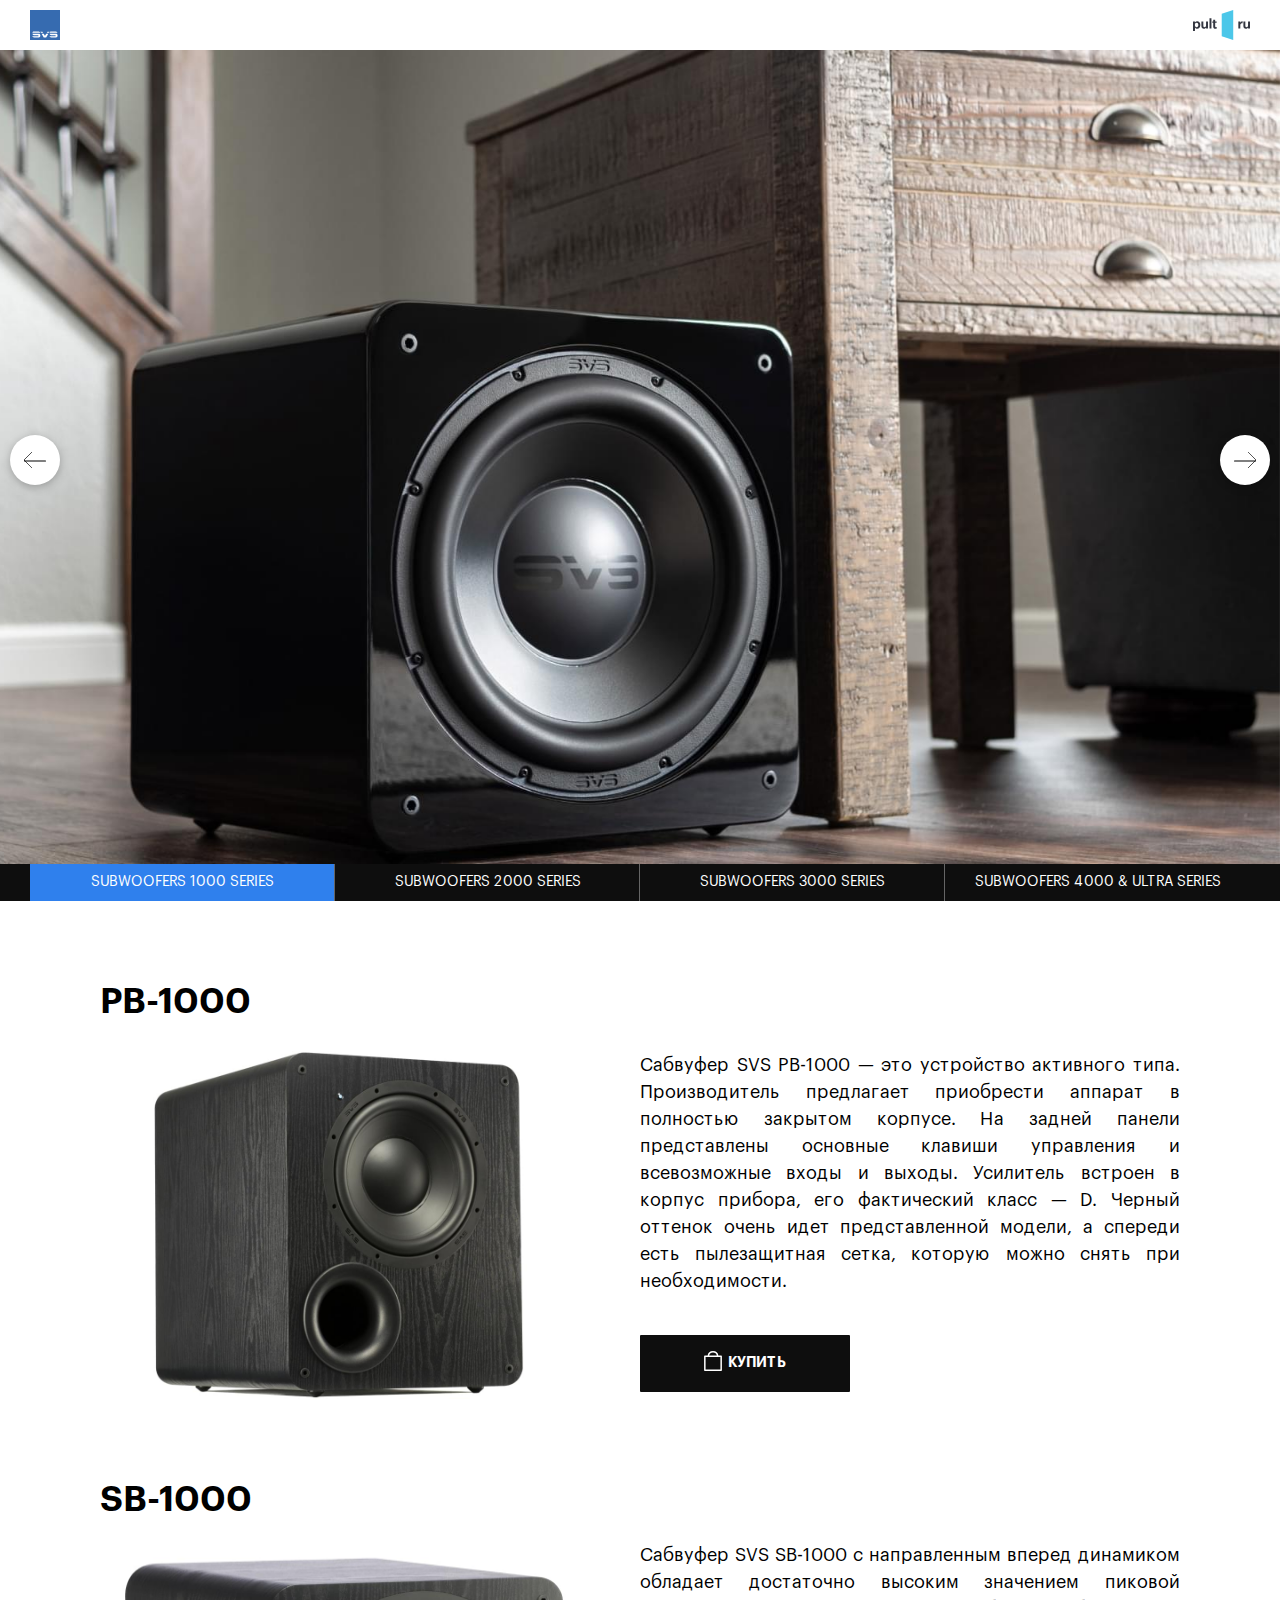
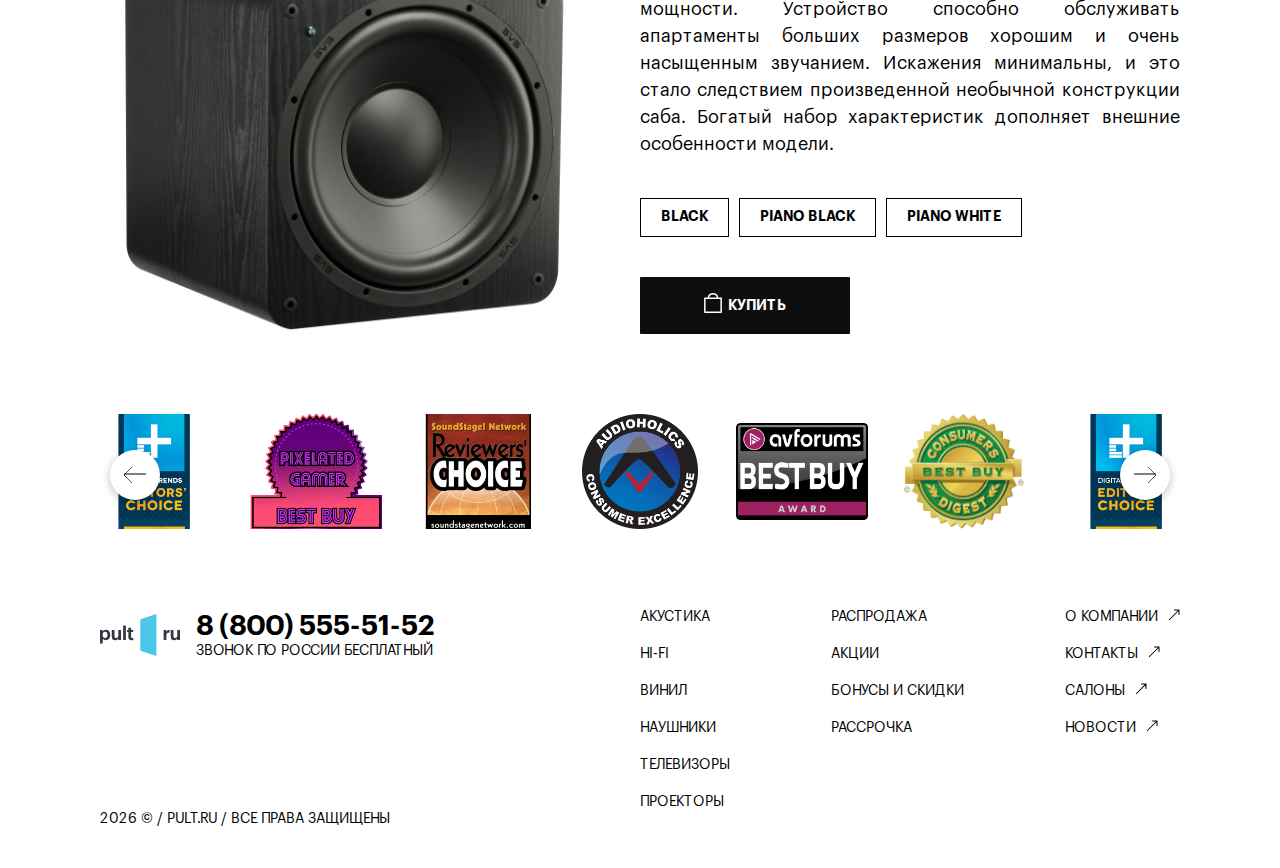
<file: index.html>
<!DOCTYPE html>
<html lang="ru">
<head>
   <meta charset="UTF-8">
   <meta http-equiv="X-UA-Compatible" content="IE=edge">
   <meta name="viewport" content="width=device-width, initial-scale=1.0">
   <title></title>
   <meta property="og:description" content="">
   <link rel="shortcut icon" href="assets/img/favicon.png" type="image/png">


   <link rel="stylesheet" href="assets/style/style.min.css">
   <!-- Google Tag Manager -->
   <!-- <script>(function (w, d, s, l, i) {
         w[l] = w[l] || []; w[l].push({
            'gtm.start':
               new Date().getTime(), event: 'gtm.js'
         }); var f = d.getElementsByTagName(s)[0],
            j = d.createElement(s), dl = l != 'dataLayer' ? '&l=' + l : ''; j.async = true; j.src =
               'https://www.googletagmanager.com/gtm.js?id=' + i + dl; f.parentNode.insertBefore(j, f);
      })(window, document, 'script', 'dataLayer', 'GTM-WRF7S9B');</script> -->
   <!-- End Google Tag Manager -->
</head>
<!-- Google Tag Manager (noscript) -->
<!-- <noscript>
   <iframe src="https://www.googletagmanager.com/ns.html?id=GTM-WRF7S9B" height="0" width="0" style="display:none;visibility:hidden">
   </iframe>
</noscript> -->
<!-- End Google Tag Manager (noscript) -->


<body class="body">

   <header class="header">
   <div class="header__wrapper">
      <a class="header__link link" href="https://www.pult.ru/" target="_blank">
         <img class="header__img" src="assets/img/icons/logo_svs.svg" alt="svs">
      </a>
      <a class="header__link link" href="https://www.pult.ru/" target="_blank">
         <img class="header__img header__img--pult" src="assets/img/icons/logo_pult.svg" alt="pult.ru">
      </a>
   </div>
</header>
   <section class="banner">
   <!-- <div class="wrapper"> -->
   <div class="banner__slider swiper-container">
      <ul class="banner__slider-wrapper swiper-wrapper">
         <li class="banner__slide swiper-slide">
            <a class="banner__link link">
               <img src="assets/img/1000/banner0.jpg" alt="img" class="banner__slide-img">
            </a>
         </li>
         <li class="banner__slide swiper-slide">
            <a class="banner__link link">
               <img src="assets/img/1000/banner1.jpg" alt="img" class="banner__slide-img">
            </a>
         </li>
         <li class="banner__slide swiper-slide">
            <a class="banner__link link">
               <img src="assets/img/1000/banner2.jpg" alt="img" class="banner__slide-img">
            </a>
         </li>
      </ul>
      <!-- <div class="sld__slider-pagination swiper-pagination"></div> -->
      <div class="sld__slider-button-next swiper-button-next"></div>
      <div class="sld__slider-button-prev swiper-button-prev"></div>
   </div>
   <!-- </div> -->
</section>
   <div class="main">
      <div class="menu">
         <!-- <div class="wrapper"> -->
         <ul class="menu__list">
            <li class="menu__item active">
               <a href="/index.html" class="menu__link link bolt">Subwoofers 1000 <br> Series</a>
            </li>
            <li class="menu__item">
               <a href="/2000.html" class="menu__link link bolt">Subwoofers 2000 <br> Series</a>
            </li>
            <li class="menu__item">
               <a href="/3000.html" class="menu__link link bolt">Subwoofers 3000 <br> Series</a>
            </li>
            <li class="menu__item">
               <a href="/4000.html" class="menu__link link bolt">Subwoofers 4000 & <br> Ultra Series</a>
            </li>

         </ul>
         <!-- </div> -->
      </div>

      <section class="product">
         <div class="wrapper">


            <div class="product__header">
               <h2 class="product__title bold">PB-1000</h2>
            </div>
            <div class="product__content">
               <div class="product__img-block">
                  <img src="assets/img/1000/PB-1000.jpg" class="product__img">
               </div>
               <div class="product__description-block">
                  <p class="product__text">Сабвуфер SVS PB-1000 — это устройство активного типа. Производитель предлагает приобрести аппарат в полностью закрытом корпусе. На задней панели представлены основные клавиши управления и всевозможные входы и выходы. Усилитель встроен в корпус прибора, его фактический класс — D. Черный оттенок очень идет представленной модели, а спереди есть пылезащитная сетка, которую можно снять при необходимости.</p>

                  <a href="https://www.pult.ru/product/sabvufer-svs-pb-1000" class="product__btn btn">Купить</a>
               </div>
            </div>
         </div>
      </section>
      <section class="product">
         <div class="wrapper">


            <div class="product__header">
               <h2 class="product__title bold">SB-1000</h2>
            </div>
            <div class="product__content">
               <div class="product__img-block">
                  <img src="assets/img/1000/PD-1000.jpg" class="product__img">
               </div>
               <div class="product__description-block">
                  <p class="product__text">Сабвуфер SVS SB-1000 с направленным вперед динамиком обладает достаточно высоким значением пиковой мощности. Устройство способно обслуживать апартаменты больших размеров хорошим и очень насыщенным звучанием. Искажения минимальны, и это стало следствием произведенной необычной конструкции саба. Богатый набор характеристик дополняет внешние особенности модели.</p>
                  <ul class="product__colors">
                     <li class="product__color" data-href="https://www.pult.ru/product/sabvufer-svs-sb-1000" data-img="assets/img/1000/PD-1000.jpg">
                        <a class="product__color-link btn link bold">black</a>
                     </li>
                     <li class="product__color" data-href="https://www.pult.ru/product/sabvufer-svs-sb-1000-piano-black" data-img="assets/img/1000/PD-1000_pb.jpg">
                        <a class="product__color-link btn link bold">piano black</a>
                     </li>
                     <li class="product__color" data-href="https://www.pult.ru/product/svs-sb-1000-white-piano-gloss" data-img="assets/img/1000/PD-1000_pw.jpg">
                        <a class="product__color-link btn  link bold">piano white</a>
                     </li>
                  </ul>
                  <a href="1" class="product__btn btn bold">Купить</a>
               </div>
            </div>
         </div>
      </section>
      <section class="awards">
         <div class="wrapper">

            <div class="awards__slider swiper-container">
               <ul class="awards__slider-wrapper swiper-wrapper">
                  <li class="awards__slide swiper-slide">
                     <a class="awards__link link">
                        <img src="assets/img/1000/award.png" alt="img" class="awards__slide-img">
                     </a>
                  </li>
                  <li class="awards__slide swiper-slide">
                     <a class="awards__link link">
                        <img src="assets/img/1000/award_best_buy.png" alt="img" class="awards__slide-img">
                     </a>
                  </li>
                  <li class="awards__slide swiper-slide">
                     <a class="awards__link link">
                        <img src="assets/img/1000/CD-Best-Buy-Logo_300.png" alt="img" class="awards__slide-img">
                     </a>
                  </li>
                  <li class="awards__slide swiper-slide">
                     <a class="awards__link link">
                        <img src="assets/img/1000/Digital-Trends-Editor's-Choice.png" alt="img" class="awards__slide-img">
                     </a>
                  </li>
                  <li class="awards__slide swiper-slide">
                     <a class="awards__link link">
                        <img src="assets/img/1000/PG-Award.png" alt="img" class="awards__slide-img">
                     </a>
                  </li>
                  <li class="awards__slide swiper-slide">
                     <a class="awards__link link">
                        <img src="assets/img/1000/SoundStage-RC.png" alt="img" class="awards__slide-img">
                     </a>
                  </li>
               </ul>
               <div class="sld__slider-button-next swiper-button-next"></div>
               <div class="sld__slider-button-prev swiper-button-prev"></div>
            </div>
         </div>
      </section>
   </div>
   <footer class="footer">
   <div class="wrapper">

      <div class="footer__blocks">
         <div class="footer__block-hello">
            <div class="footer__logo">
               <a class="footer__logo-link link" target="_blank" href="https://www.pult.ru/">
                  <img class="footer__logo-img" src="assets/img/icons/logo_pult.svg" alt="pult.ru">
               </a>
            </div>
            <div class="footer__call">
               <a class="footer__tel link bold" href="tel:+78005555152" target="_blank">8 (800) 555-51-52</a>
               <p class="footer__call-text">Звонок по России бесплатный</p>
            </div>
         </div>
         <ul class="footer__columns">
            <li class="footer__column">
               <ul class="footer__list">
                  <li class="footer__list-item">
                     <a class="footer__link link" href="https://www.pult.ru/main/akustika/">Акустика</a>
                  </li>
                  <li class="footer__list-item">
                     <a class="footer__link link" href="https://www.pult.ru/main/hi-fi/">Hi-Fi</a>
                  </li>
                  <li class="footer__list-item">
                     <a class="footer__link link" href="https://www.pult.ru/main/vinil/">Винил</a>
                  </li>
                  <li class="footer__list-item">
                     <a class="footer__link link" href="https://www.pult.ru/main/naushniki/">Наушники</a>
                  </li>
                  <li class="footer__list-item">
                     <a class="footer__link link" href="https://www.pult.ru/main/televizory/">Телевизоры</a>
                  </li>
                  <li class="footer__list-item">
                     <a class="footer__link link" href="https://www.pult.ru/main/proektory/">Проекторы</a>
                  </li>
               </ul>
            </li>
            <li class="footer__column">
               <ul class="footer__list">
                  <li class="footer__list-item">
                     <a class="footer__lin link" href="https://www.pult.ru/sale/rasprodaja/">Распродажа</a>
                  </li>
                  <!-- <li class="footer__list-item">
                     <a class="footer__link link" href="#">Outlet</a>
                  </li> -->
                  <li class="footer__list-item">
                     <a class="footer__link link" href="https://www.pult.ru/action/">Акции</a>
                  </li>
                  <li class="footer__list-item">
                     <a class="footer__link link" href="https://www.pult.ru/skidki-i-bonusi/">Бонусы и <wbr> скидки</a>
                  </li>
                  <li class="footer__list-item">
                     <a class="footer__link link" href="https://www.pult.ru/oplata/pokupka-v-rassrochku/">Рассрочка</a>
                  </li>
               </ul>
            </li>
            <li class="footer__column">
               <ul class="footer__list">
                  <li class="footer__list-item">
                     <a class="footer__link link" href="https://www.pult.ru/main/akustika">О компании</a>
                  </li>
                  <li class="footer__list-item">
                     <a class="footer__link link" href="https://www.pult.ru/contacts/">Контакты</a>
                  </li>
                  <li class="footer__list-item">
                     <a class="footer__link link" href="https://www.pult.ru/contacts/">Салоны</a>
                  </li>
                  <li class="footer__list-item">
                     <a class="footer__link link" href="https://www.pult.ru/news/">Новости</a>
                  </li>
               </ul>
            </li>
         </ul>
      </div>
      <p class="footer__copyright">
         <script type="text/javascript">document.write(new Date().getFullYear());</script> &copy; / pult.ru / все
         права защищены
      </p>
   </div>
</footer>
   
   <script src="assets/js/script.js"></script>

</body>

</html>
</file>
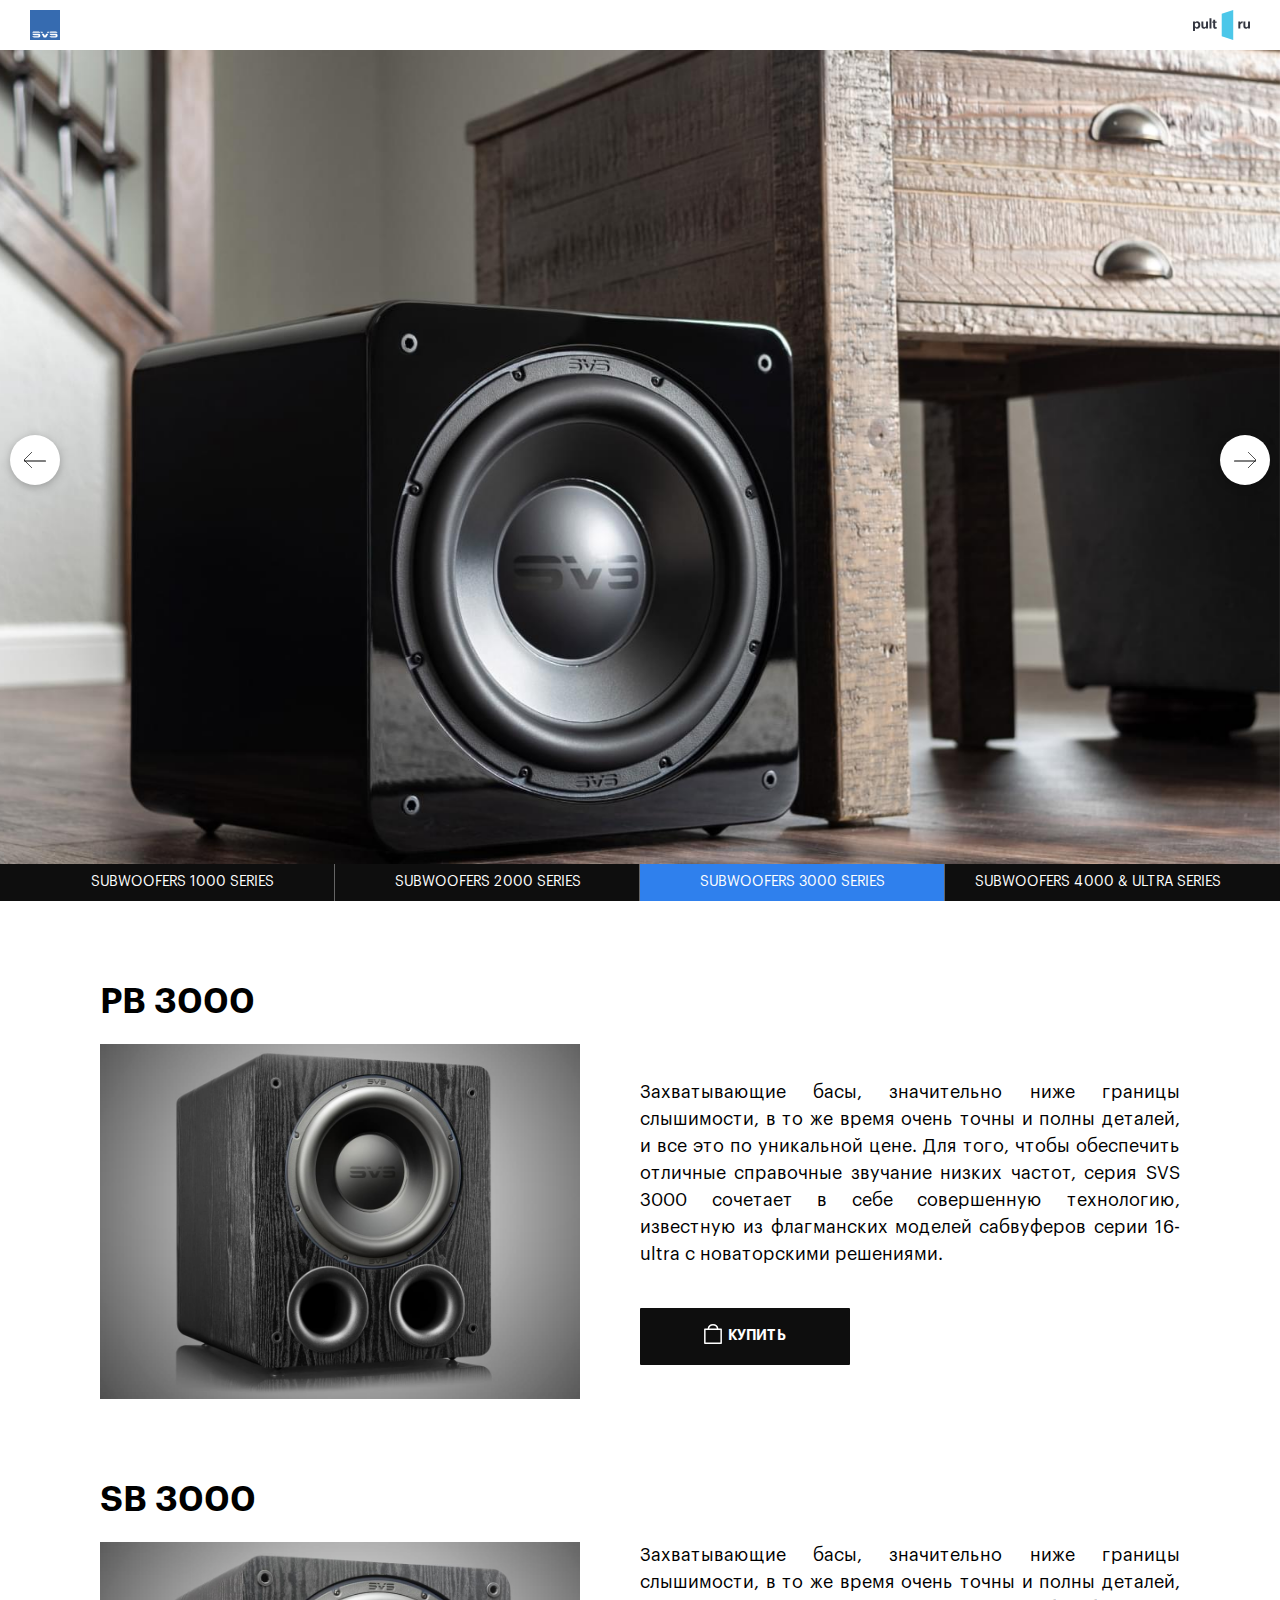
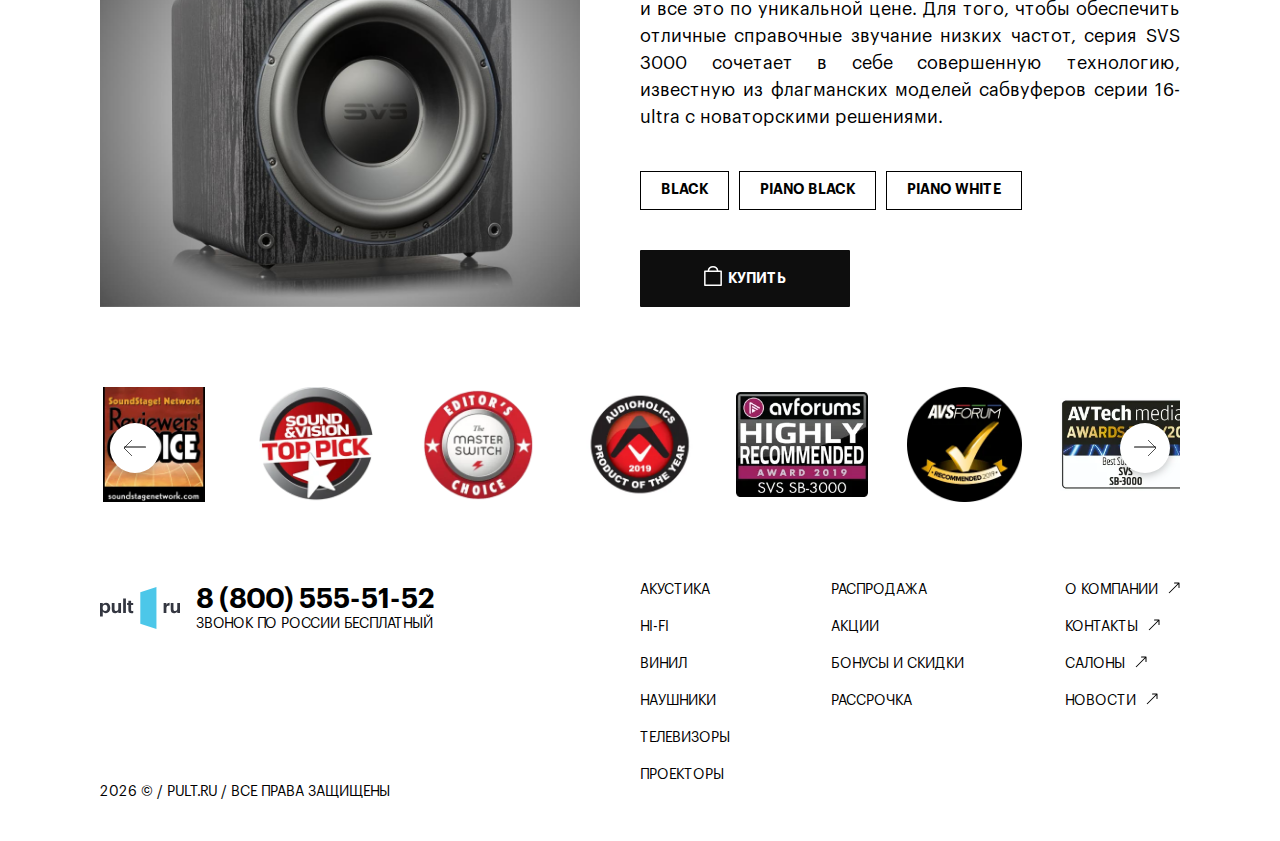
<file: 3000.html>
<!DOCTYPE html>
<html lang="ru">
<head>
   <meta charset="UTF-8">
   <meta http-equiv="X-UA-Compatible" content="IE=edge">
   <meta name="viewport" content="width=device-width, initial-scale=1.0">
   <title></title>
   <meta property="og:description" content="">
   <link rel="shortcut icon" href="assets/img/favicon.png" type="image/png">


   <link rel="stylesheet" href="assets/style/style.min.css">
   <!-- Google Tag Manager -->
   <!-- <script>(function (w, d, s, l, i) {
         w[l] = w[l] || []; w[l].push({
            'gtm.start':
               new Date().getTime(), event: 'gtm.js'
         }); var f = d.getElementsByTagName(s)[0],
            j = d.createElement(s), dl = l != 'dataLayer' ? '&l=' + l : ''; j.async = true; j.src =
               'https://www.googletagmanager.com/gtm.js?id=' + i + dl; f.parentNode.insertBefore(j, f);
      })(window, document, 'script', 'dataLayer', 'GTM-WRF7S9B');</script> -->
   <!-- End Google Tag Manager -->
</head>
<!-- Google Tag Manager (noscript) -->
<!-- <noscript>
   <iframe src="https://www.googletagmanager.com/ns.html?id=GTM-WRF7S9B" height="0" width="0" style="display:none;visibility:hidden">
   </iframe>
</noscript> -->
<!-- End Google Tag Manager (noscript) -->

<body class="body">

   <header class="header">
   <div class="header__wrapper">
      <a class="header__link link" href="https://www.pult.ru/" target="_blank">
         <img class="header__img" src="assets/img/icons/logo_svs.svg" alt="svs">
      </a>
      <a class="header__link link" href="https://www.pult.ru/" target="_blank">
         <img class="header__img header__img--pult" src="assets/img/icons/logo_pult.svg" alt="pult.ru">
      </a>
   </div>
</header>
   <section class="banner">
   <!-- <div class="wrapper"> -->
   <div class="banner__slider swiper-container">
      <ul class="banner__slider-wrapper swiper-wrapper">
         <li class="banner__slide swiper-slide">
            <a class="banner__link link">
               <img src="assets/img/1000/banner0.jpg" alt="img" class="banner__slide-img">
            </a>
         </li>
         <li class="banner__slide swiper-slide">
            <a class="banner__link link">
               <img src="assets/img/1000/banner1.jpg" alt="img" class="banner__slide-img">
            </a>
         </li>
         <li class="banner__slide swiper-slide">
            <a class="banner__link link">
               <img src="assets/img/1000/banner2.jpg" alt="img" class="banner__slide-img">
            </a>
         </li>
      </ul>
      <!-- <div class="sld__slider-pagination swiper-pagination"></div> -->
      <div class="sld__slider-button-next swiper-button-next"></div>
      <div class="sld__slider-button-prev swiper-button-prev"></div>
   </div>
   <!-- </div> -->
</section>
   <div class="main">
      <div class="menu">
         <!-- <div class="wrapper"> -->
         <ul class="menu__list">
            <li class="menu__item ">
               <a href="/index.html" class="menu__link link bolt">Subwoofers 1000 <br> Series</a>
            </li>
            <li class="menu__item">
               <a href="/2000.html" class="menu__link link bolt">Subwoofers 2000 <br> Series</a>
            </li>
            <li class="menu__item active">
               <a href="/3000.html" class="menu__link link bolt">Subwoofers 3000 <br> Series</a>
            </li>
            <li class="menu__item">
               <a href="/4000.html" class="menu__link link bolt">Subwoofers 4000 & <br> Ultra Series</a>
            </li>

         </ul>
         <!-- </div> -->
      </div>

      <section class="product">
         <div class="wrapper">


            <div class="product__header">
               <h2 class="product__title bold">PB 3000</h2>
            </div>
            <div class="product__content">
               <div class="product__img-block">
                  <img src="assets/img/3000/PB-3000.jpg" class="product__img">
               </div>
               <div class="product__description-block">
                  <p class="product__text">
                     Захватывающие басы, значительно ниже границы слышимости, в то же время очень точны и полны деталей, и все это по уникальной цене. Для того, чтобы обеспечить отличные справочные звучание низких частот, серия SVS 3000 сочетает в себе совершенную технологию, известную из флагманских моделей сабвуферов серии 16-ultra с новаторскими решениями.
                  </p>
                  <a href="https://www.pult.ru/product/sabvufer-svs-pb-3000--black-ash--aktivnyy-sabvufer" class="product__btn btn bold">Купить</a>
               </div>
            </div>
         </div>
      </section>
      <section class="product">
         <div class="wrapper">


            <div class="product__header">
               <h2 class="product__title bold">SB 3000</h2>
            </div>
            <div class="product__content">
               <div class="product__img-block">
                  <img src="assets/img/3000/sb-3000-pro.jpg" class="product__img">
               </div>
               <div class="product__description-block">
                  <p class="product__text">
                     Захватывающие басы, значительно ниже границы слышимости, в то же время очень точны и полны деталей, и все это по уникальной цене. Для того, чтобы обеспечить отличные справочные звучание низких частот, серия SVS 3000 сочетает в себе совершенную технологию, известную из флагманских моделей сабвуферов серии 16-ultra с новаторскими решениями.
                  </p>
                  <ul class="product__colors">
                     <li class="product__color" data-href="https://www.pult.ru/product/sabvufer-svs-sb-3000--black-ash--aktivnyy-sabvufer" data-img="assets/img/3000/sb-3000-pro.jpg">
                        <a class="product__color-link link bold">black</a>
                     </li>
                     <li class="product__color" data-href="https://www.pult.ru/product/sabvufer-svs-sb-3000--piano-black--aktivnyy-sabvufer" data-img="assets/img/3000/sb-3000-pro_p.jpg">
                        <a class="product__color-link link bold">piano black</a>
                     </li>
                     <li class="product__color" data-href="https://www.pult.ru/product/aktivnyy-sabvufer-svs-sb-3000-white-gloss" data-img="assets/img/3000/sb-3000-pro_w.jpg">
                        <a class="product__color-link link bold">piano white</a>
                     </li>
                  </ul>
                  <a href="https://www.pult.ru/product/sabvufer-svs-sb-3000--black-ash--aktivnyy-sabvufer" class="product__btn btn bold">Купить</a>
               </div>
            </div>
         </div>
      </section>
      <section class="awards">
         <div class="wrapper">

            <div class="awards__slider swiper-container">
               <ul class="awards__slider-wrapper swiper-wrapper">
                  <li class="awards__slide swiper-slide">
                     <a class="awards__link link">
                        <img src="assets/img/3000/AH_ProdYear_2019_red.webp" alt="img" class="awards__slide-img">
                     </a>
                  </li>
                  <li class="awards__slide swiper-slide">
                     <a class="awards__link link">
                        <img src="assets/img/3000/AVF-SB-3000_Highly_Recommended.webp" alt="img" class="awards__slide-img">
                     </a>
                  </li>
                  <li class="awards__slide swiper-slide">
                     <a class="awards__link link">
                        <img src="assets/img/3000/AVS-recommended-2019-1100x1100.webp" alt="img" class="awards__slide-img">
                     </a>
                  </li>
                  <li class="awards__slide swiper-slide">
                     <a class="awards__link link">
                        <img src="assets/img/3000/AVT_Awards19_SVS_sb3000_badge_x2.webp" alt="img" class="awards__slide-img">
                     </a>
                  </li>
                  <li class="awards__slide swiper-slide">
                     <a class="awards__link link">
                        <img src="assets/img/3000/ces2020-innovation-award-honoree-recipient.webp" alt="img" class="awards__slide-img">
                     </a>
                  </li>
                  <li class="awards__slide swiper-slide">
                     <a class="awards__link link">
                        <img src="assets/img/3000/cta_2020.webp" alt="img" class="awards__slide-img">
                     </a>
                  </li>
                  <li class="awards__slide swiper-slide">
                     <a class="awards__link link">
                        <img src="assets/img/3000/EISA-Award-SVS-SB-3000.webp" alt="img" class="awards__slide-img">
                     </a>
                  </li>
                  <li class="awards__slide swiper-slide">
                     <a class="awards__link link">
                        <img src="assets/img/3000/HCC_best_buy.webp" alt="img" class="awards__slide-img">
                     </a>
                  </li>
                  <li class="awards__slide swiper-slide">
                     <a class="awards__link link">
                        <img src="assets/img/3000/hemmabio-test_winner-pb3000.webp" alt="img" class="awards__slide-img">
                     </a>
                  </li>
                  <li class="awards__slide swiper-slide">
                     <a class="awards__link link">
                        <img src="assets/img/3000/hemmabio-top_class-sb3000.webp" alt="img" class="awards__slide-img">
                     </a>
                  </li>
                  <li class="awards__slide swiper-slide">
                     <a class="awards__link link">
                        <img src="assets/img/3000/HFC_Recommend_badge.webp" alt="img" class="awards__slide-img">
                     </a>
                  </li>
                  <li class="awards__slide swiper-slide">
                     <a class="awards__link link">
                        <img src="assets/img/3000/HiFi_Test_TV_HiFi_6-2019_grande.webp" alt="img" class="awards__slide-img">
                     </a>
                  </li>
                  <li class="awards__slide swiper-slide">
                     <a class="awards__link link">
                        <img src="assets/img/3000/HiFi_Test_TV_HiFi_6-2019_SVS_PB-3000.webp" alt="img" class="awards__slide-img">
                     </a>
                  </li>
                  <li class="awards__slide swiper-slide">
                     <a class="awards__link link">
                        <img src="assets/img/3000/SB-3000_Video.webp" alt="img" class="awards__slide-img">
                     </a>
                  </li>
                  <li class="awards__slide swiper-slide">
                     <a class="awards__link link">
                        <img src="assets/img/3000/SB-3000_Video-2.webp" alt="img" class="awards__slide-img">
                     </a>
                  </li>
                  <li class="awards__slide swiper-slide">
                     <a class="awards__link link">
                        <img src="assets/img/3000/SB-3000_Video-3.webp" alt="img" class="awards__slide-img">
                     </a>
                  </li>
                  <li class="awards__slide swiper-slide">
                     <a class="awards__link link">
                        <img src="assets/img/3000/SoundStage!_POTY_2019.webp" alt="img" class="awards__slide-img">
                     </a>
                  </li>
                  <li class="awards__slide swiper-slide">
                     <a class="awards__link link">
                        <img src="assets/img/3000/SoundStage_RC.webp" alt="img" class="awards__slide-img">
                     </a>
                  </li>
                  <li class="awards__slide swiper-slide">
                     <a class="awards__link link">
                        <img src="assets/img/3000/SV-Top-Picks-logo-out.webp" alt="img" class="awards__slide-img">
                     </a>
                  </li>
                  <li class="awards__slide swiper-slide">
                     <a class="awards__link link">
                        <img src="assets/img/3000/TMS_Editors_Choice_TRANSPARENT.webp" alt="img" class="awards__slide-img">
                     </a>
                  </li>
               </ul>
               <div class="sld__slider-button-next swiper-button-next"></div>
               <div class="sld__slider-button-prev swiper-button-prev"></div>
            </div>
         </div>
      </section>
   </div>
   <footer class="footer">
   <div class="wrapper">

      <div class="footer__blocks">
         <div class="footer__block-hello">
            <div class="footer__logo">
               <a class="footer__logo-link link" target="_blank" href="https://www.pult.ru/">
                  <img class="footer__logo-img" src="assets/img/icons/logo_pult.svg" alt="pult.ru">
               </a>
            </div>
            <div class="footer__call">
               <a class="footer__tel link bold" href="tel:+78005555152" target="_blank">8 (800) 555-51-52</a>
               <p class="footer__call-text">Звонок по России бесплатный</p>
            </div>
         </div>
         <ul class="footer__columns">
            <li class="footer__column">
               <ul class="footer__list">
                  <li class="footer__list-item">
                     <a class="footer__link link" href="https://www.pult.ru/main/akustika/">Акустика</a>
                  </li>
                  <li class="footer__list-item">
                     <a class="footer__link link" href="https://www.pult.ru/main/hi-fi/">Hi-Fi</a>
                  </li>
                  <li class="footer__list-item">
                     <a class="footer__link link" href="https://www.pult.ru/main/vinil/">Винил</a>
                  </li>
                  <li class="footer__list-item">
                     <a class="footer__link link" href="https://www.pult.ru/main/naushniki/">Наушники</a>
                  </li>
                  <li class="footer__list-item">
                     <a class="footer__link link" href="https://www.pult.ru/main/televizory/">Телевизоры</a>
                  </li>
                  <li class="footer__list-item">
                     <a class="footer__link link" href="https://www.pult.ru/main/proektory/">Проекторы</a>
                  </li>
               </ul>
            </li>
            <li class="footer__column">
               <ul class="footer__list">
                  <li class="footer__list-item">
                     <a class="footer__lin link" href="https://www.pult.ru/sale/rasprodaja/">Распродажа</a>
                  </li>
                  <!-- <li class="footer__list-item">
                     <a class="footer__link link" href="#">Outlet</a>
                  </li> -->
                  <li class="footer__list-item">
                     <a class="footer__link link" href="https://www.pult.ru/action/">Акции</a>
                  </li>
                  <li class="footer__list-item">
                     <a class="footer__link link" href="https://www.pult.ru/skidki-i-bonusi/">Бонусы и <wbr> скидки</a>
                  </li>
                  <li class="footer__list-item">
                     <a class="footer__link link" href="https://www.pult.ru/oplata/pokupka-v-rassrochku/">Рассрочка</a>
                  </li>
               </ul>
            </li>
            <li class="footer__column">
               <ul class="footer__list">
                  <li class="footer__list-item">
                     <a class="footer__link link" href="https://www.pult.ru/main/akustika">О компании</a>
                  </li>
                  <li class="footer__list-item">
                     <a class="footer__link link" href="https://www.pult.ru/contacts/">Контакты</a>
                  </li>
                  <li class="footer__list-item">
                     <a class="footer__link link" href="https://www.pult.ru/contacts/">Салоны</a>
                  </li>
                  <li class="footer__list-item">
                     <a class="footer__link link" href="https://www.pult.ru/news/">Новости</a>
                  </li>
               </ul>
            </li>
         </ul>
      </div>
      <p class="footer__copyright">
         <script type="text/javascript">document.write(new Date().getFullYear());</script> &copy; / pult.ru / все
         права защищены
      </p>
   </div>
</footer>
   
   <script src="assets/js/script.js"></script>

</body>

</html>
</file>
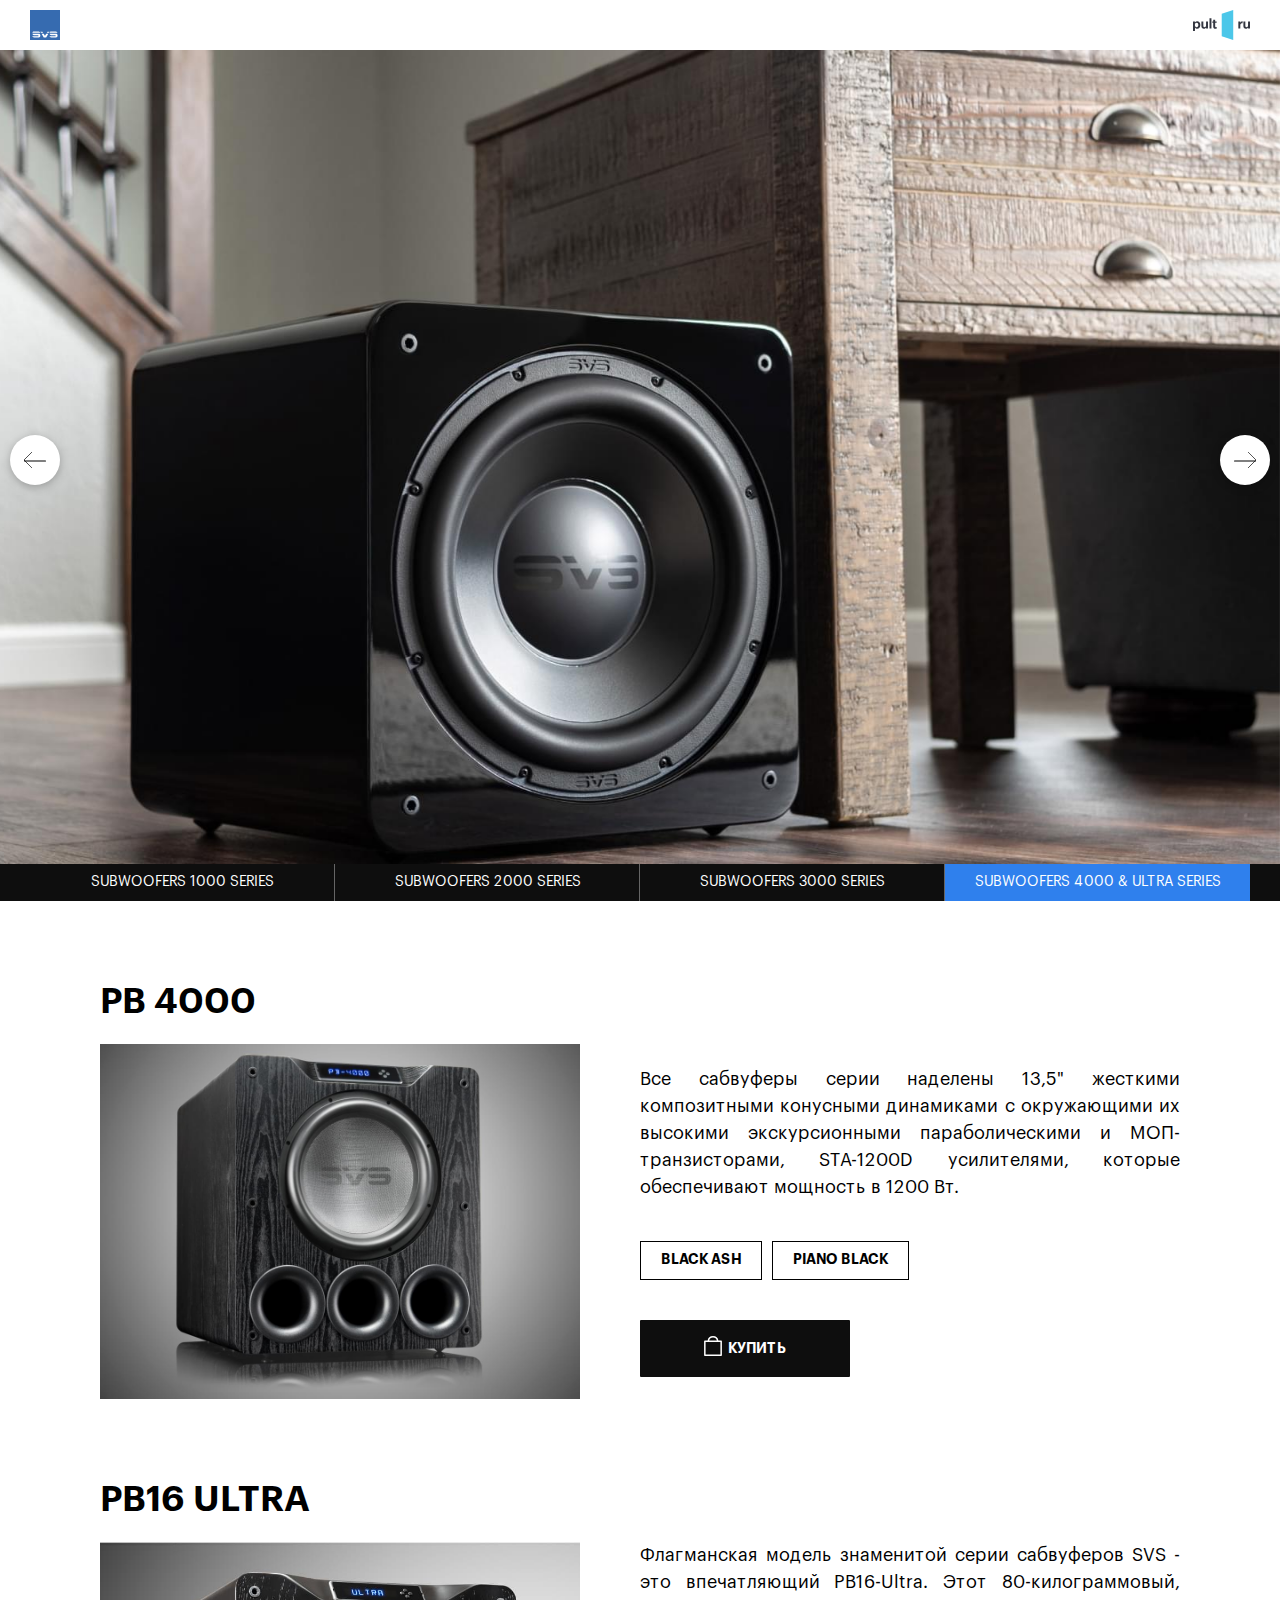
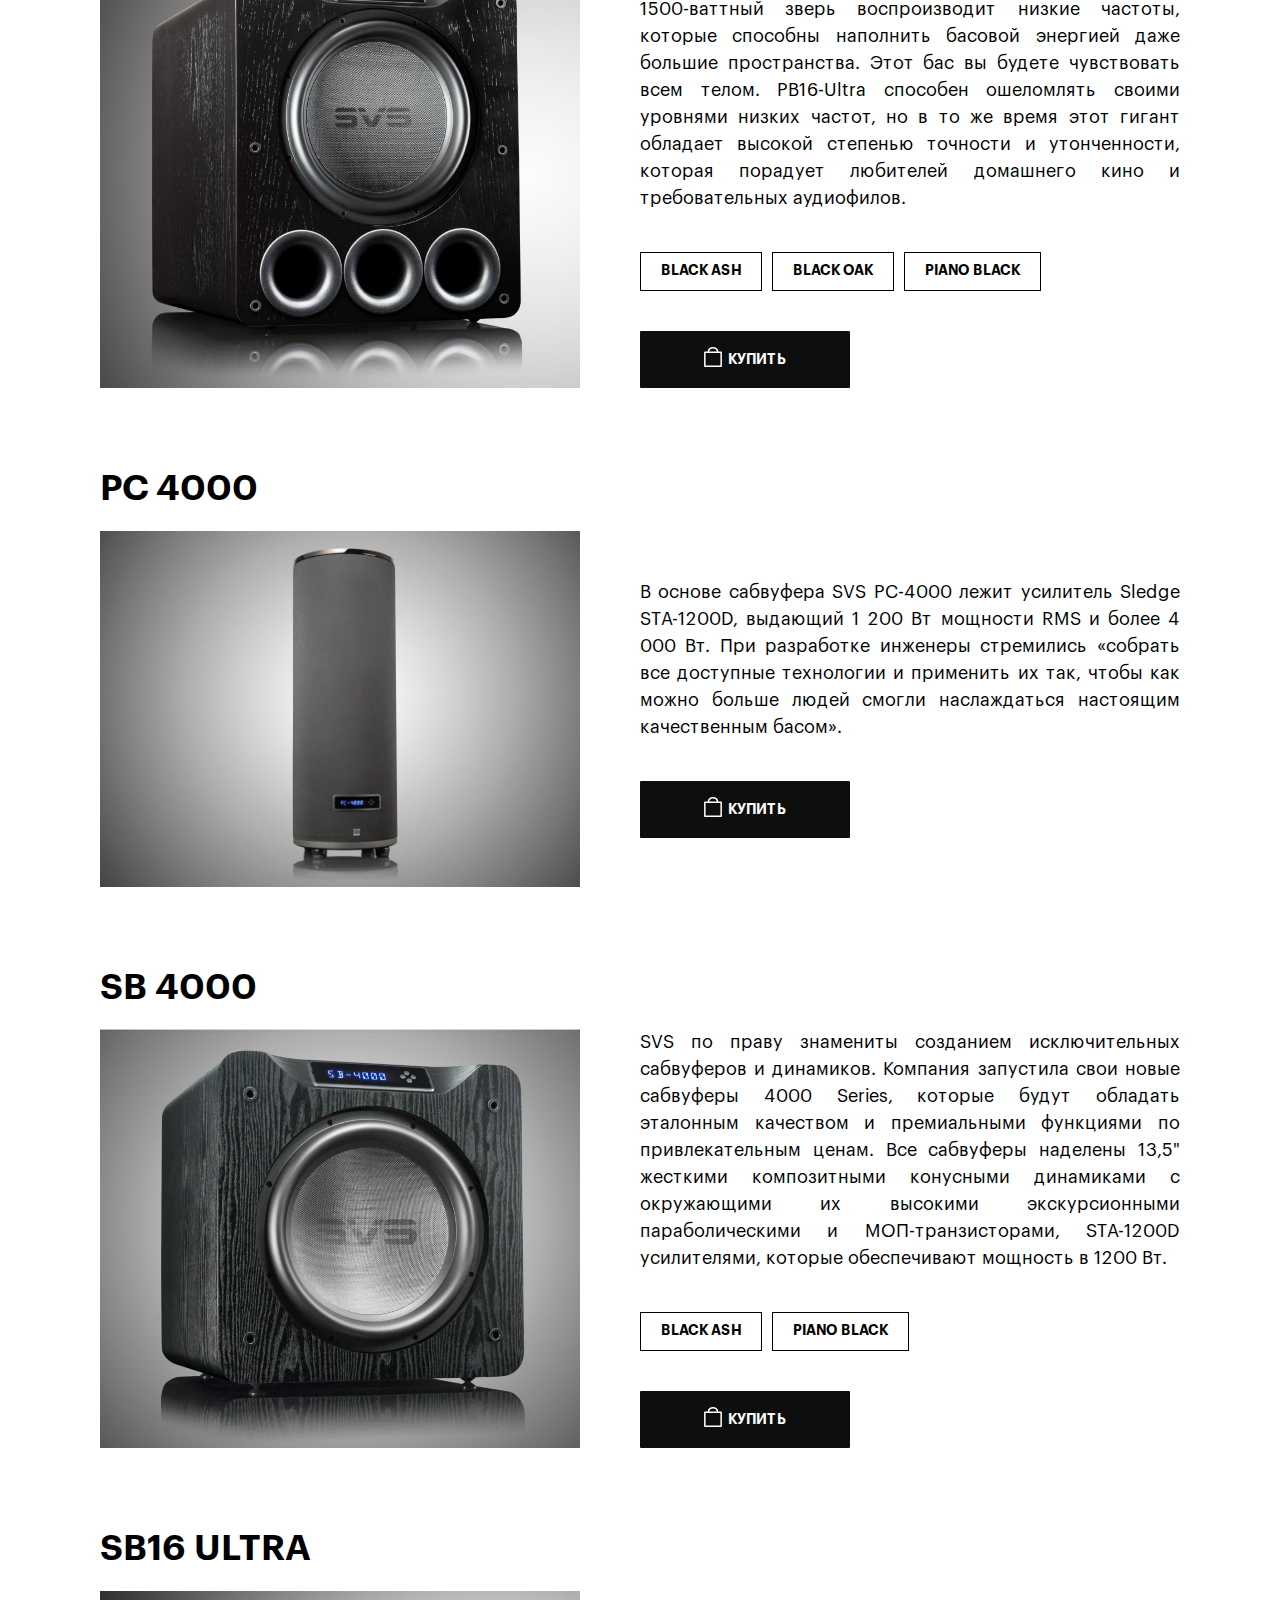
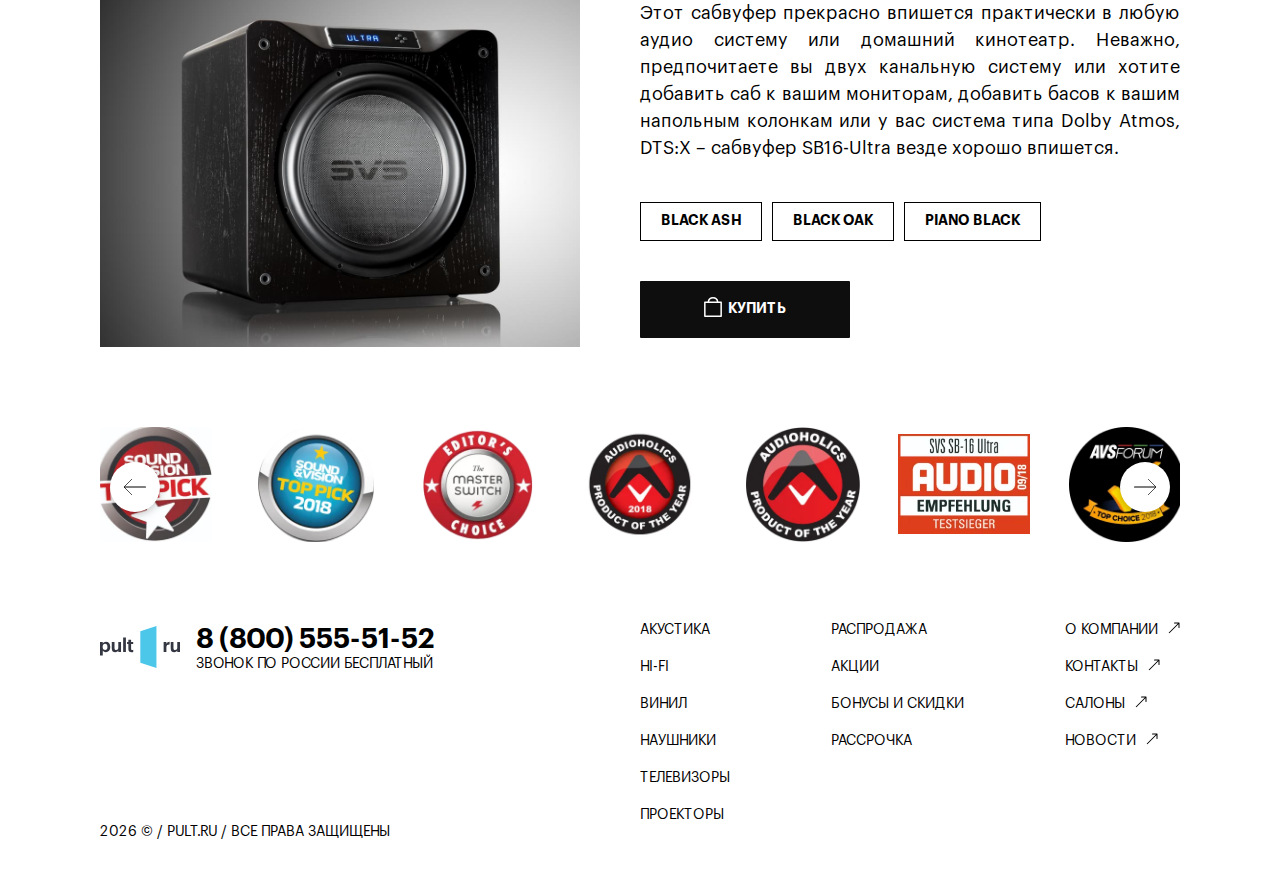
<file: 4000.html>
<!DOCTYPE html>
<html lang="ru">
<head>
   <meta charset="UTF-8">
   <meta http-equiv="X-UA-Compatible" content="IE=edge">
   <meta name="viewport" content="width=device-width, initial-scale=1.0">
   <title></title>
   <meta property="og:description" content="">
   <link rel="shortcut icon" href="assets/img/favicon.png" type="image/png">


   <link rel="stylesheet" href="assets/style/style.min.css">
   <!-- Google Tag Manager -->
   <!-- <script>(function (w, d, s, l, i) {
         w[l] = w[l] || []; w[l].push({
            'gtm.start':
               new Date().getTime(), event: 'gtm.js'
         }); var f = d.getElementsByTagName(s)[0],
            j = d.createElement(s), dl = l != 'dataLayer' ? '&l=' + l : ''; j.async = true; j.src =
               'https://www.googletagmanager.com/gtm.js?id=' + i + dl; f.parentNode.insertBefore(j, f);
      })(window, document, 'script', 'dataLayer', 'GTM-WRF7S9B');</script> -->
   <!-- End Google Tag Manager -->
</head>
<!-- Google Tag Manager (noscript) -->
<!-- <noscript>
   <iframe src="https://www.googletagmanager.com/ns.html?id=GTM-WRF7S9B" height="0" width="0" style="display:none;visibility:hidden">
   </iframe>
</noscript> -->
<!-- End Google Tag Manager (noscript) -->

<body class="body">

   <header class="header">
   <div class="header__wrapper">
      <a class="header__link link" href="https://www.pult.ru/" target="_blank">
         <img class="header__img" src="assets/img/icons/logo_svs.svg" alt="svs">
      </a>
      <a class="header__link link" href="https://www.pult.ru/" target="_blank">
         <img class="header__img header__img--pult" src="assets/img/icons/logo_pult.svg" alt="pult.ru">
      </a>
   </div>
</header>
   <section class="banner">
   <!-- <div class="wrapper"> -->
   <div class="banner__slider swiper-container">
      <ul class="banner__slider-wrapper swiper-wrapper">
         <li class="banner__slide swiper-slide">
            <a class="banner__link link">
               <img src="assets/img/1000/banner0.jpg" alt="img" class="banner__slide-img">
            </a>
         </li>
         <li class="banner__slide swiper-slide">
            <a class="banner__link link">
               <img src="assets/img/1000/banner1.jpg" alt="img" class="banner__slide-img">
            </a>
         </li>
         <li class="banner__slide swiper-slide">
            <a class="banner__link link">
               <img src="assets/img/1000/banner2.jpg" alt="img" class="banner__slide-img">
            </a>
         </li>
      </ul>
      <!-- <div class="sld__slider-pagination swiper-pagination"></div> -->
      <div class="sld__slider-button-next swiper-button-next"></div>
      <div class="sld__slider-button-prev swiper-button-prev"></div>
   </div>
   <!-- </div> -->
</section>
   <div class="main">
      <div class="menu">
         <!-- <div class="wrapper"> -->
         <ul class="menu__list">
            <li class="menu__item ">
               <a href="/коля рядом " class="menu__link link bolt">Subwoofers 1000 <br> Series</a>
            </li>
            <li class="menu__item">
               <a href="/2000.html" class="menu__link link bolt">Subwoofers 2000 <br> Series</a>
            </li>
            <li class="menu__item">
               <a href="/3000.html" class="menu__link link bolt">Subwoofers 3000 <br> Series</a>
            </li>
            <li class="menu__item active">
               <a href="/4000.html" class="menu__link link bolt">Subwoofers 4000 & <br> Ultra Series</a>
            </li>

         </ul>
         <!-- </div> -->
         <section class="product">
            <div class="wrapper">


               <div class="product__header">
                  <h2 class="product__title bold">PB 4000</h2>
               </div>
               <div class="product__content">
                  <div class="product__img-block">
                     <img src="assets/img/4000/PB-4000.jpg" class="product__img">
                  </div>
                  <div class="product__description-block">
                     <p class="product__text">
                        Все сабвуферы серии наделены 13,5" жесткими композитными конусными динамиками с окружающими их высокими экскурсионными параболическими и МОП-транзисторами, STA-1200D усилителями, которые обеспечивают мощность в 1200 Вт.
                     </p>
                     <ul class="product__colors">
                        <li class="product__color" data-href="https://www.pult.ru/product/sabvufer-svs-pb-4000-black-ash" data-img="assets/img/4000/PB-4000.jpg">
                           <a class="product__color-link link bold">black ash</a>
                        </li>
                        <li class="product__color" data-href="https://www.pult.ru/product/sabvufer-svs-pb-4000-piano-black" data-img="assets/img/4000/PB-4000_p.jpg">
                           <a class="product__color-link link bold">piano black</a>
                        </li>
                     </ul>
                     <a href="https://www.pult.ru/product/sabvufer-svs-pb-4000-black-ash" class="product__btn btn bold">Купить</a>
                  </div>
               </div>
            </div>
         </section>

         <section class="product">
            <div class="wrapper">

               <div class="product__header">
                  <h2 class="product__title bold">PB16 Ultra</h2>
               </div>
               <div class="product__content">
                  <div class="product__img-block">
                     <img src="assets/img/4000/PB16-Ultra.jpg" class="product__img">
                  </div>
                  <div class="product__description-block">
                     <p class="product__text">
                        Флагманская модель знаменитой серии сабвуферов SVS - это впечатляющий PB16-Ultra. Этот 80-килограммовый, 1500-ваттный зверь воспроизводит низкие частоты, которые способны наполнить басовой энергией даже большие пространства. Этот бас вы будете чувствовать всем телом. PB16-Ultra способен ошеломлять своими уровнями низких частот, но в то же время этот гигант обладает высокой степенью точности и утонченности, которая порадует любителей домашнего кино и требовательных аудиофилов.
                     </p>
                     <ul class="product__colors">
                        <li class="product__color" data-href="https://www.pult.ru/product/sabvufer-svs-pb16-ultra-black-ash" data-img="assets/img/4000/PB16-Ultra.jpg">
                           <a class="product__color-link link bold">black ash</a>
                        </li>
                        <li class="product__color" data-href="https://www.pult.ru/product/sabvufer-svs-pb16-ultra-black-ash" data-img="assets/img/4000/PB16-Ultra_a.jpg">
                           <a class="product__color-link link bold">black oak</a>
                        </li>
                        <li class="product__color" data-href="https://www.pult.ru/product/sabvufer-svs-pb16-ultra-piano-black" data-img="assets/img/4000/PB16-Ultra_p.jpg">
                           <a class="product__color-link link bold">piano black</a>
                        </li>
                     </ul>
                     <a href="https://www.pult.ru/product/sabvufer-svs-pb16-ultra-black-ash" class="product__btn btn bold">Купить</a>
                  </div>
               </div>
            </div>
         </section>

         <section class="product">
            <div class="wrapper">

               <div class="product__header">
                  <h2 class="product__title bold">PC 4000</h2>
               </div>
               <div class="product__content">
                  <div class="product__img-block">
                     <img src="assets/img/4000/PC-4000.jpg" class="product__img">
                  </div>
                  <div class="product__description-block">
                     <p class="product__text">
                        В основе сабвуфера SVS PC-4000 лежит усилитель Sledge STA-1200D, выдающий 1 200 Вт мощности RMS и более 4 000 Вт. При разработке инженеры стремились «собрать все доступные технологии и применить их так, чтобы как можно больше людей смогли наслаждаться настоящим качественным басом».
                     </p>
                     <a href="https://www.pult.ru/product/sabvufer-svs-pc-4000-piano-black" class="product__btn btn bold">Купить</a>
                  </div>
               </div>
            </div>
         </section>
         <section class="product">
            <div class="wrapper">
               <div class="product__header">
                  <h2 class="product__title bold">SB 4000</h2>
               </div>
               <div class="product__content">
                  <div class="product__img-block">
                     <img src="assets/img/4000/SB-4000.jpg" class="product__img">
                  </div>
                  <div class="product__description-block">
                     <p class="product__text">
                        SVS по праву знамениты созданием исключительных сабвуферов и динамиков. Компания запустила свои новые сабвуферы 4000 Series, которые будут обладать эталонным качеством и премиальными функциями по привлекательным ценам. Все сабвуферы наделены 13,5" жесткими композитными конусными динамиками с окружающими их высокими экскурсионными параболическими и МОП-транзисторами, STA-1200D усилителями, которые обеспечивают мощность в 1200 Вт.
                     </p>
                     <ul class="product__colors">
                        <li class="product__color" data-href="https://www.pult.ru/product/aktivnyy-sabvufer-svs-sb-4000--black-ash" data-img="assets/img/4000/SB-4000.jpg">
                           <a class="product__color-link link bold">black ash</a>
                        </li>
                        <li class="product__color" data-href="https://www.pult.ru/product/aktivnyy-sabvufer-svs-sb-4000--piano-black" data-img="assets/img/4000/SB-4000_p.jpg">
                           <a class="product__color-link link bold">piano black</a>
                        </li>
                     </ul>
                     <a href="https://www.pult.ru/product/aktivnyy-sabvufer-svs-sb-4000--black-ash" class="product__btn btn bold">Купить</a>
                  </div>
               </div>
            </div>
         </section>

         <section class="product">
            <div class="wrapper">

               <div class="product__header">
                  <h2 class="product__title bold">SB16 Ultra</h2>
               </div>
               <div class="product__content">
                  <div class="product__img-block">
                     <img src="assets/img/4000/SB16-Ultra.jpg" class="product__img">
                  </div>
                  <div class="product__description-block">
                     <p class="product__text">
                        Этот сабвуфер прекрасно впишется практически в любую аудио систему или домашний кинотеатр. Неважно, предпочитаете вы двух канальную систему или хотите добавить саб к вашим мониторам, добавить басов к вашим напольным колонкам или у вас система типа Dolby Atmos, DTS:X – сабвуфер SB16-Ultra везде хорошо впишется.
                     </p>
                     <ul class="product__colors">
                        <li class="product__color" data-href="https://www.pult.ru/product/aktivnyy-sabvufer-svs-sb16-ultra-black-ash" data-img="assets/img/4000/SB16-Ultra.jpg">
                           <a class="product__color-link link bold">black ash</a>
                        </li>
                        <li class="product__color" data-href="https://www.pult.ru/product/sabvufer-svs-sb16-ultra-black-ash" data-img="assets/img/4000/SB16-Ultra.jpg">
                           <a class="product__color-link link bold">black oak</a>
                        </li>
                        <li class="product__color" data-href="https://www.pult.ru/product/sabvufer-svs-sb16-ultra-piano-black" data-img="assets/img/4000/SB16-Ultra_p.jpg">
                           <a class="product__color-link link bold">piano black</a>
                        </li>
                     </ul>
                     <a href="https://www.pult.ru/product/aktivnyy-sabvufer-svs-sb16-ultra-black-ash" class="product__btn btn bold">Купить</a>
                  </div>
               </div>
            </div>
         </section>


         <section class="awards">
            <div class="wrapper">

               <div class="awards__slider swiper-container">
                  <ul class="awards__slider-wrapper swiper-wrapper">
                     <li class="awards__slide swiper-slide">
                        <a class="awards__link link">
                           <img src="assets/img/4000/2018_Audioholics POY-900x900.webp" alt="img" class="awards__slide-img">
                        </a>
                     </li>
                     <li class="awards__slide swiper-slide">
                        <a class="awards__link link">
                           <img src="assets/img/4000/AH-PotY.webp" alt="img" class="awards__slide-img">
                        </a>
                     </li>
                     <li class="awards__slide swiper-slide">
                        <a class="awards__link link">
                           <img src="assets/img/4000/Audio_EMPF_SVS_SB-16Ultra_09_2018.webp" alt="img" class="awards__slide-img">
                        </a>
                     </li>
                     <li class="awards__slide swiper-slide">
                        <a class="awards__link link">
                           <img src="assets/img/4000/avs-top-choice-2018.webp" alt="img" class="awards__slide-img">
                        </a>
                     </li>
                     <li class="awards__slide swiper-slide">
                        <a class="awards__link link">
                           <img src="assets/img/4000/AVS-top-choice-gold-2017-1100x1100.webp" alt="img" class="awards__slide-img">
                        </a>
                     </li>
                     <li class="awards__slide swiper-slide">
                        <a class="awards__link link">
                           <img src="assets/img/4000/award-1.webp" alt="img" class="awards__slide-img">
                        </a>
                     </li>
                     <li class="awards__slide swiper-slide">
                        <a class="awards__link link">
                           <img src="assets/img/4000/award-2.webp" alt="img" class="awards__slide-img">
                        </a>
                     </li>
                     <li class="awards__slide swiper-slide">
                        <a class="awards__link link">
                           <img src="assets/img/4000/award-3.webp" alt="img" class="awards__slide-img">
                        </a>
                     </li>
                     <li class="awards__slide swiper-slide">
                        <a class="awards__link link">
                           <img src="assets/img/4000/award-4.webp" alt="img" class="awards__slide-img">
                        </a>
                     </li>
                     <li class="awards__slide swiper-slide">
                        <a class="awards__link link">
                           <img src="assets/img/4000/award.webp" alt="img" class="awards__slide-img">
                        </a>
                     </li>
                     <li class="awards__slide swiper-slide">
                        <a class="awards__link link">
                           <img src="assets/img/4000/CES-2017-Best-of-Innovation-Logo.webp" alt="img" class="awards__slide-img">
                        </a>
                     </li>
                     <li class="awards__slide swiper-slide">
                        <a class="awards__link link">
                           <img src="assets/img/4000/CES-2017-Best-of-Innovation-Logo.webp" alt="img" class="awards__slide-img">
                        </a>
                     </li>
                     <li class="awards__slide swiper-slide">
                        <a class="awards__link link">
                           <img src="assets/img/4000/Digital_Trends_Editor's_Choice.webp" alt="img" class="awards__slide-img">
                        </a>
                     </li>
                     <li class="awards__slide swiper-slide">
                        <a class="awards__link link">
                           <img src="assets/img/4000/HC_Reference-French.webp" alt="img" class="awards__slide-img">
                        </a>
                     </li>
                     <li class="awards__slide swiper-slide">
                        <a class="awards__link link">
                           <img src="assets/img/4000/HCC-Rec.webp" alt="img" class="awards__slide-img">
                        </a>
                     </li>
                     <li class="awards__slide swiper-slide">
                        <a class="awards__link link">
                           <img src="assets/img/4000/HCC_BB.webp" alt="img" class="awards__slide-img">
                        </a>
                     </li>
                     <li class="awards__slide swiper-slide">
                        <a class="awards__link link">
                           <img src="assets/img/4000/htr-best-of-2018.webp" alt="img" class="awards__slide-img">
                        </a>
                     </li>
                     <li class="awards__slide swiper-slide">
                        <a class="awards__link link">
                           <img src="assets/img/4000/stp-Highlight_05_2019_preview.webp" alt="img" class="awards__slide-img">
                        </a>
                     </li>
                     <li class="awards__slide swiper-slide">
                        <a class="awards__link link">
                           <img src="assets/img/4000/SB-4000_Highlight_2018_04.webp" alt="img" class="awards__slide-img">
                        </a>
                     </li>
                     <li class="awards__slide swiper-slide">
                        <a class="awards__link link">
                           <img src="assets/img/4000/stp-Highlight_05_2019_preview.webp" alt="img" class="awards__slide-img">
                        </a>
                     </li>
                     <li class="awards__slide swiper-slide">
                        <a class="awards__link link">
                           <img src="assets/img/4000/SV_Top_Picks_logo_out.webp" alt="img" class="awards__slide-img">
                        </a>
                     </li>
                     <li class="awards__slide swiper-slide">
                        <a class="awards__link link">
                           <img src="assets/img/4000/SVIP_TOP_PICK_2018.webp" alt="img" class="awards__slide-img">
                        </a>
                     </li>
                     <li class="awards__slide swiper-slide">
                        <a class="awards__link link">
                           <img src="assets/img/4000/TMS_Editors_Choice_TRANSPARENT.webp" alt="img" class="awards__slide-img">
                        </a>
                     </li>
                  </ul>
                  <div class="sld__slider-button-next swiper-button-next"></div>
                  <div class="sld__slider-button-prev swiper-button-prev"></div>
               </div>
            </div>
         </section>
      </div>
   </div>
   <footer class="footer">
   <div class="wrapper">

      <div class="footer__blocks">
         <div class="footer__block-hello">
            <div class="footer__logo">
               <a class="footer__logo-link link" target="_blank" href="https://www.pult.ru/">
                  <img class="footer__logo-img" src="assets/img/icons/logo_pult.svg" alt="pult.ru">
               </a>
            </div>
            <div class="footer__call">
               <a class="footer__tel link bold" href="tel:+78005555152" target="_blank">8 (800) 555-51-52</a>
               <p class="footer__call-text">Звонок по России бесплатный</p>
            </div>
         </div>
         <ul class="footer__columns">
            <li class="footer__column">
               <ul class="footer__list">
                  <li class="footer__list-item">
                     <a class="footer__link link" href="https://www.pult.ru/main/akustika/">Акустика</a>
                  </li>
                  <li class="footer__list-item">
                     <a class="footer__link link" href="https://www.pult.ru/main/hi-fi/">Hi-Fi</a>
                  </li>
                  <li class="footer__list-item">
                     <a class="footer__link link" href="https://www.pult.ru/main/vinil/">Винил</a>
                  </li>
                  <li class="footer__list-item">
                     <a class="footer__link link" href="https://www.pult.ru/main/naushniki/">Наушники</a>
                  </li>
                  <li class="footer__list-item">
                     <a class="footer__link link" href="https://www.pult.ru/main/televizory/">Телевизоры</a>
                  </li>
                  <li class="footer__list-item">
                     <a class="footer__link link" href="https://www.pult.ru/main/proektory/">Проекторы</a>
                  </li>
               </ul>
            </li>
            <li class="footer__column">
               <ul class="footer__list">
                  <li class="footer__list-item">
                     <a class="footer__lin link" href="https://www.pult.ru/sale/rasprodaja/">Распродажа</a>
                  </li>
                  <!-- <li class="footer__list-item">
                     <a class="footer__link link" href="#">Outlet</a>
                  </li> -->
                  <li class="footer__list-item">
                     <a class="footer__link link" href="https://www.pult.ru/action/">Акции</a>
                  </li>
                  <li class="footer__list-item">
                     <a class="footer__link link" href="https://www.pult.ru/skidki-i-bonusi/">Бонусы и <wbr> скидки</a>
                  </li>
                  <li class="footer__list-item">
                     <a class="footer__link link" href="https://www.pult.ru/oplata/pokupka-v-rassrochku/">Рассрочка</a>
                  </li>
               </ul>
            </li>
            <li class="footer__column">
               <ul class="footer__list">
                  <li class="footer__list-item">
                     <a class="footer__link link" href="https://www.pult.ru/main/akustika">О компании</a>
                  </li>
                  <li class="footer__list-item">
                     <a class="footer__link link" href="https://www.pult.ru/contacts/">Контакты</a>
                  </li>
                  <li class="footer__list-item">
                     <a class="footer__link link" href="https://www.pult.ru/contacts/">Салоны</a>
                  </li>
                  <li class="footer__list-item">
                     <a class="footer__link link" href="https://www.pult.ru/news/">Новости</a>
                  </li>
               </ul>
            </li>
         </ul>
      </div>
      <p class="footer__copyright">
         <script type="text/javascript">document.write(new Date().getFullYear());</script> &copy; / pult.ru / все
         права защищены
      </p>
   </div>
</footer>
   
   <script src="assets/js/script.js"></script>

</body>

</html>
</file>
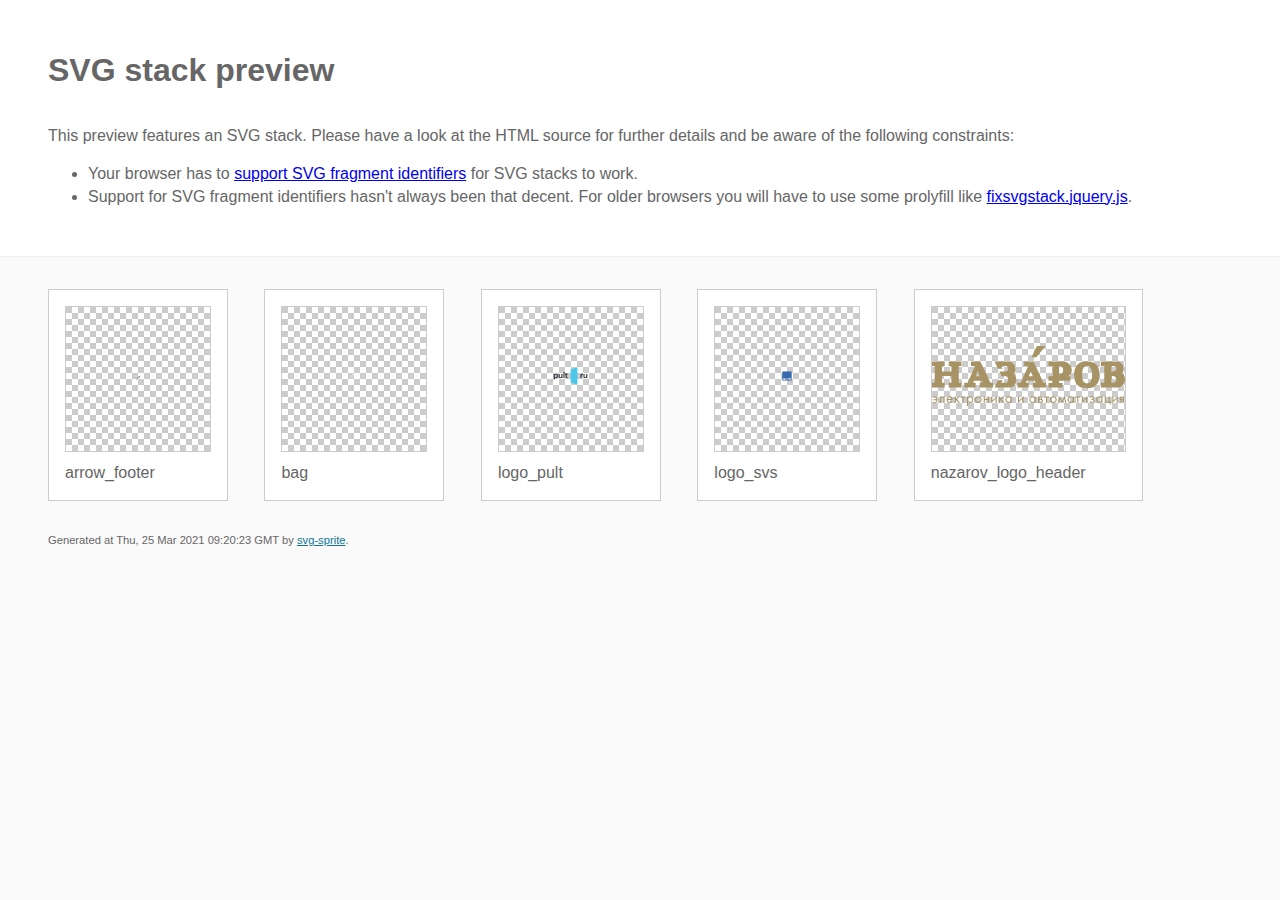
<file: assets/img/stack/sprite.stack.html>
<!DOCTYPE html>
<html lang="en" xmlns="http://www.w3.org/1999/xhtml">
	<head>
		<meta charset="utf-8"/>
		<meta http-equiv="X-UA-Compatible" content="IE=Edge"/>
		<title>SVG stack preview | svg-sprite</title>
		<style>@charset "UTF-8";body{padding:0;margin:0;color:#666;background:#fafafa;font-family:Arial,Helvetica,sans-serif;font-size:1em;line-height:1.4}header{display:block;padding:3em 3em 2em 3em;background-color:#fff}header p{margin:2em 0 0 0}section{border-top:1px solid #eee;padding:2em 3em 0 3em}section ul{margin:0;padding:0}section li{display:inline;display:inline-block;background-color:#fff;position:relative;margin:0 2em 2em 0;vertical-align:top;border:1px solid #ccc;padding:1em 1em 3em 1em;cursor:default}.icon-box{margin:0;width:144px;height:144px;position:relative;background:#ccc url("[data-uri]") top left repeat;border:1px solid #ccc;display:table-cell;vertical-align:middle;text-align:center}.icon{display:inline;display:inline-block}h1{margin-top:0}h2{margin:0;padding:0;font-size:1em;font-weight:normal;white-space:nowrap;overflow:hidden;text-overflow:ellipsis;position:absolute;left:1em;right:1em;bottom:1em}footer{display:block;margin:0;padding:0 3em 3em 3em}footer p{margin:0;font-size:.7em}footer a{color:#0f7595;margin-left:0}</style>
		
<!--
	
Sprite shape dimensions
====================================================================================================
You will need to set the sprite shape dimensions via CSS when you use them as stack SVGs, otherwise
they would become a huge 100% in size. You may use the following dimension classes for doing so.
They might well be outsourced to an external stylesheet of course.

-->

<style type="text/css">
	.svg-arrow_footer-dims { width: 12px; height: 12px; }
	.svg-bag-dims { width: 18px; height: 22px; }
	.svg-logo_pult-dims { width: 57px; height: 30px; }
	.svg-logo_svs-dims { width: 30px; height: 30px; }
	.svg-nazarov_logo_header-dims { width: 193px; height: 60px; }
</style>

<!--
====================================================================================================
-->

	</head>
	<body>
		<header>
			<h1>SVG stack preview</h1>
			<p>This preview features an SVG stack. Please have a look at the HTML source for further details and be aware of the following constraints:</p>
			<ul>
				<li>Your browser has to <a href="http://caniuse.com/#feat=svg-fragment" target="_blank">support SVG fragment identifiers</a> for SVG stacks to work.</li>
				<li>Support for SVG fragment identifiers hasn't always been that decent. For older browsers you will have to use some prolyfill like <a href="https://github.com/preciousforever/SVG-Stacker/blob/master/fixsvgstack.jquery.js" target="_blank">fixsvgstack.jquery.js</a>.</li>
			</ul>
		</header>
		<section>
			
<!--
	
SVG stack
====================================================================================================
These SVG images make use of fragment identifiers (IDs) to reference certain portions of the
external sprite. By default, all shapes inside the sprite are hidden by CSS. The `:target` pseudo
selector is used to show the very shape that is referenced by the fragment identifier.  

-->

			<ul>
				
				<li title="arrow_footer">
					<div class="icon-box">
						
						<!-- arrow_footer -->
						<img src="../icons/icon.svg#arrow_footer" class="svg-arrow_footer-dims" alt="arrow_footer"/>
						
					</div>
					<h2>arrow_footer</h2>
				</li>
				<li title="bag">
					<div class="icon-box">
						
						<!-- bag -->
						<img src="../icons/icon.svg#bag" class="svg-bag-dims" alt="bag"/>
						
					</div>
					<h2>bag</h2>
				</li>
				<li title="logo_pult">
					<div class="icon-box">
						
						<!-- logo_pult -->
						<img src="../icons/icon.svg#logo_pult" class="svg-logo_pult-dims" alt="logo_pult"/>
						
					</div>
					<h2>logo_pult</h2>
				</li>
				<li title="logo_svs">
					<div class="icon-box">
						
						<!-- logo_svs -->
						<img src="../icons/icon.svg#logo_svs" class="svg-logo_svs-dims" alt="logo_svs"/>
						
					</div>
					<h2>logo_svs</h2>
				</li>
				<li title="nazarov_logo_header">
					<div class="icon-box">
						
						<!-- nazarov_logo_header -->
						<img src="../icons/icon.svg#nazarov_logo_header" class="svg-nazarov_logo_header-dims" alt="nazarov_logo_header"/>
						
					</div>
					<h2>nazarov_logo_header</h2>
				</li>
			</ul>

<!--
====================================================================================================
-->

		</section>
		<footer>
			<p>Generated at Thu, 25 Mar 2021 09:20:23 GMT by <a href="https://github.com/jkphl/svg-sprite" target="_blank">svg-sprite</a>.</p>
		</footer>
	</body>
</html>
</file>
<file: assets/style/style.min.css>
*,::after,::before{font-size:inherit;-webkit-box-sizing:border-box;box-sizing:border-box;margin:0;padding:0}blockquote,body,dd,dl,figcaption,figure,h1,h2,h3,h4,ol[class],p{margin:0}body{min-height:100vh;scroll-behavior:smooth;text-rendering:optimizeSpeed}ol[class],ul[class]{list-style:none}a:not([class]){-webkit-text-decoration-skip:ink;text-decoration-skip-ink:auto}a{-webkit-user-select:none;-moz-user-select:none;-ms-user-select:none;user-select:none}img{width:100%;height:auto;display:block}article>*+*{margin-top:1em}button,input,select,textarea{font:inherit}.link{text-decoration:none}*{scrollbar-color:#2f80ed #fff;scrollbar-width:thin}::-moz-selection{color:#fff;background:#2f80ed}::selection{color:#fff;background:#2f80ed}::-webkit-scrollbar{width:8px;background-color:#f9f9fd}::-webkit-scrollbar-track{-webkit-box-shadow:inset 0 0 6px rgba(0,0,0,.2);border-radius:2px;background-color:#f9f9fd}::-webkit-scrollbar-thumb{border-radius:2px;background-color:#2f80ed}.body{font-family:GraphikLC-Regular,system-ui,-apple-system,"Segoe UI",Roboto,"Helvetica Neue",Arial,"Noto Sans","Liberation Sans",sans-serif,"Apple Color Emoji","Segoe UI Emoji","Segoe UI Symbol","Noto Color Emoji";min-height:100vh;display:-webkit-box;display:-ms-flexbox;display:flex;-webkit-box-orient:vertical;-webkit-box-direction:normal;-ms-flex-direction:column;flex-direction:column;-webkit-box-pack:justify;-ms-flex-pack:justify;justify-content:space-between}.main{height:100%;-webkit-box-flex:1;-ms-flex:1 1;flex:1 1}.bold{font-family:GraphikLC-Semibold,system-ui,-apple-system,"Segoe UI",Roboto,"Helvetica Neue",Arial,"Noto Sans","Liberation Sans",sans-serif,"Apple Color Emoji","Segoe UI Emoji","Segoe UI Symbol","Noto Color Emoji"}.link{color:inherit;white-space:nowrap;cursor:pointer;display:-webkit-box;display:-ms-flexbox;display:flex;-webkit-box-align:center;-ms-flex-align:center;align-items:center}.input{border:none;background:inherit;display:-webkit-box;display:-ms-flexbox;display:flex;-webkit-box-align:center;-ms-flex-align:center;align-items:center}.input::-webkit-input-placeholder{color:inherit;font-size:inherit}.input::-moz-placeholder{color:inherit;font-size:inherit}.input:-ms-input-placeholder{color:inherit;font-size:inherit}.input::-ms-input-placeholder{color:inherit;font-size:inherit}.input::placeholder{color:inherit;font-size:inherit}.wrapper{width:100%;max-width:1139.98px;min-width:320px;margin:0 auto;padding:0 30px;overflow:hidden}.wrapper--hello{padding:0}.btn{font-family:GraphikLC-Semibold,system-ui,-apple-system,"Segoe UI",Roboto,"Helvetica Neue",Arial,"Noto Sans","Liberation Sans",sans-serif,"Apple Color Emoji","Segoe UI Emoji","Segoe UI Symbol","Noto Color Emoji";display:-webkit-box;display:-ms-flexbox;display:flex;-webkit-box-pack:center;-ms-flex-pack:center;justify-content:center;-webkit-box-align:center;-ms-flex-align:center;align-items:center;border-radius:1px;text-decoration:none;text-transform:uppercase;white-space:nowrap;border:none}@font-face{font-family:swiper-icons;src:url("data:application/font-woff;charset=utf-8;base64, [base64]//wADZ2x5ZgAAAywAAADMAAAD2MHtryVoZWFkAAABbAAAADAAAAA2E2+eoWhoZWEAAAGcAAAAHwAAACQC9gDzaG10eAAAAigAAAAZAAAArgJkABFsb2NhAAAC0AAAAFoAAABaFQAUGG1heHAAAAG8AAAAHwAAACAAcABAbmFtZQAAA/gAAAE5AAACXvFdBwlwb3N0AAAFNAAAAGIAAACE5s74hXjaY2BkYGAAYpf5Hu/j+W2+MnAzMYDAzaX6QjD6/4//Bxj5GA8AuRwMYGkAPywL13jaY2BkYGA88P8Agx4j+/8fQDYfA1AEBWgDAIB2BOoAeNpjYGRgYNBh4GdgYgABEMnIABJzYNADCQAACWgAsQB42mNgYfzCOIGBlYGB0YcxjYGBwR1Kf2WQZGhhYGBiYGVmgAFGBiQQkOaawtDAoMBQxXjg/wEGPcYDDA4wNUA2CCgwsAAAO4EL6gAAeNpj2M0gyAACqxgGNWBkZ2D4/wMA+xkDdgAAAHjaY2BgYGaAYBkGRgYQiAHyGMF8FgYHIM3DwMHABGQrMOgyWDLEM1T9/w8UBfEMgLzE////P/5//f/V/xv+r4eaAAeMbAxwIUYmIMHEgKYAYjUcsDAwsLKxc3BycfPw8jEQA/[base64]/uznmfPFBNODM2K7MTQ45YEAZqGP81AmGGcF3iPqOop0r1SPTaTbVkfUe4HXj97wYE+yNwWYxwWu4v1ugWHgo3S1XdZEVqWM7ET0cfnLGxWfkgR42o2PvWrDMBSFj/IHLaF0zKjRgdiVMwScNRAoWUoH78Y2icB/yIY09An6AH2Bdu/UB+yxopYshQiEvnvu0dURgDt8QeC8PDw7Fpji3fEA4z/PEJ6YOB5hKh4dj3EvXhxPqH/SKUY3rJ7srZ4FZnh1PMAtPhwP6fl2PMJMPDgeQ4rY8YT6Gzao0eAEA409DuggmTnFnOcSCiEiLMgxCiTI6Cq5DZUd3Qmp10vO0LaLTd2cjN4fOumlc7lUYbSQcZFkutRG7g6JKZKy0RmdLY680CDnEJ+UMkpFFe1RN7nxdVpXrC4aTtnaurOnYercZg2YVmLN/d/gczfEimrE/fs/bOuq29Zmn8tloORaXgZgGa78yO9/cnXm2BpaGvq25Dv9S4E9+5SIc9PqupJKhYFSSl47+Qcr1mYNAAAAeNptw0cKwkAAAMDZJA8Q7OUJvkLsPfZ6zFVERPy8qHh2YER+3i/BP83vIBLLySsoKimrqKqpa2hp6+jq6RsYGhmbmJqZSy0sraxtbO3sHRydnEMU4uR6yx7JJXveP7WrDycAAAAAAAH//wACeNpjYGRgYOABYhkgZgJCZgZNBkYGLQZtIJsFLMYAAAw3ALgAeNolizEKgDAQBCchRbC2sFER0YD6qVQiBCv/H9ezGI6Z5XBAw8CBK/m5iQQVauVbXLnOrMZv2oLdKFa8Pjuru2hJzGabmOSLzNMzvutpB3N42mNgZGBg4GKQYzBhYMxJLMlj4GBgAYow/P/PAJJhLM6sSoWKfWCAAwDAjgbRAAB42mNgYGBkAIIbCZo5IPrmUn0hGA0AO8EFTQAA") format("woff");font-weight:400;font-style:normal;display:swap}:root{--swiper-theme-color:#007aff}.swiper-container{margin-left:auto;margin-right:auto;position:relative;overflow:hidden;list-style:none;padding:0;z-index:1}.swiper-container-vertical>.swiper-wrapper{-webkit-box-orient:vertical;-webkit-box-direction:normal;-ms-flex-direction:column;flex-direction:column}.swiper-wrapper{position:relative;width:100%;height:100%;z-index:1;display:-webkit-box;display:-ms-flexbox;display:flex;-webkit-transition-property:-webkit-transform;transition-property:-webkit-transform;-o-transition-property:transform;transition-property:transform;transition-property:transform,-webkit-transform;-webkit-box-sizing:content-box;box-sizing:content-box}.swiper-container-android .swiper-slide,.swiper-wrapper{-webkit-transform:translate3d(0,0,0);transform:translate3d(0,0,0)}.swiper-container-multirow>.swiper-wrapper{-ms-flex-wrap:wrap;flex-wrap:wrap}.swiper-container-multirow-column>.swiper-wrapper{-ms-flex-wrap:wrap;flex-wrap:wrap;-webkit-box-orient:vertical;-webkit-box-direction:normal;-ms-flex-direction:column;flex-direction:column}.swiper-container-free-mode>.swiper-wrapper{-webkit-transition-timing-function:ease-out;-o-transition-timing-function:ease-out;transition-timing-function:ease-out;margin:0 auto}.swiper-container-pointer-events{-ms-touch-action:pan-y;touch-action:pan-y}.swiper-container-pointer-events.swiper-container-vertical{-ms-touch-action:pan-x;touch-action:pan-x}.swiper-slide{-ms-flex-negative:0;flex-shrink:0;width:100%;height:100%;position:relative;-webkit-transition-property:-webkit-transform;transition-property:-webkit-transform;-o-transition-property:transform;transition-property:transform;transition-property:transform,-webkit-transform}.swiper-slide-invisible-blank{visibility:hidden}.swiper-container-autoheight,.swiper-container-autoheight .swiper-slide{height:auto}.swiper-container-autoheight .swiper-wrapper{-webkit-box-align:start;-ms-flex-align:start;align-items:flex-start;-webkit-transition-property:height,-webkit-transform;transition-property:height,-webkit-transform;-o-transition-property:transform,height;transition-property:transform,height;transition-property:transform,height,-webkit-transform}.swiper-container-3d{-webkit-perspective:1200px;perspective:1200px}.swiper-container-3d .swiper-cube-shadow,.swiper-container-3d .swiper-slide,.swiper-container-3d .swiper-slide-shadow-bottom,.swiper-container-3d .swiper-slide-shadow-left,.swiper-container-3d .swiper-slide-shadow-right,.swiper-container-3d .swiper-slide-shadow-top,.swiper-container-3d .swiper-wrapper{-webkit-transform-style:preserve-3d;transform-style:preserve-3d}.swiper-container-3d .swiper-slide-shadow-bottom,.swiper-container-3d .swiper-slide-shadow-left,.swiper-container-3d .swiper-slide-shadow-right,.swiper-container-3d .swiper-slide-shadow-top{position:absolute;left:0;top:0;width:100%;height:100%;pointer-events:none;z-index:10}.swiper-container-3d .swiper-slide-shadow-left{background-image:-webkit-gradient(linear,right top,left top,from(rgba(0,0,0,.5)),to(rgba(0,0,0,0)));background-image:-o-linear-gradient(right,rgba(0,0,0,.5),rgba(0,0,0,0));background-image:linear-gradient(to left,rgba(0,0,0,.5),rgba(0,0,0,0))}.swiper-container-3d .swiper-slide-shadow-right{background-image:-webkit-gradient(linear,left top,right top,from(rgba(0,0,0,.5)),to(rgba(0,0,0,0)));background-image:-o-linear-gradient(left,rgba(0,0,0,.5),rgba(0,0,0,0));background-image:linear-gradient(to right,rgba(0,0,0,.5),rgba(0,0,0,0))}.swiper-container-3d .swiper-slide-shadow-top{background-image:-webkit-gradient(linear,left bottom,left top,from(rgba(0,0,0,.5)),to(rgba(0,0,0,0)));background-image:-o-linear-gradient(bottom,rgba(0,0,0,.5),rgba(0,0,0,0));background-image:linear-gradient(to top,rgba(0,0,0,.5),rgba(0,0,0,0))}.swiper-container-3d .swiper-slide-shadow-bottom{background-image:-webkit-gradient(linear,left top,left bottom,from(rgba(0,0,0,.5)),to(rgba(0,0,0,0)));background-image:-o-linear-gradient(top,rgba(0,0,0,.5),rgba(0,0,0,0));background-image:linear-gradient(to bottom,rgba(0,0,0,.5),rgba(0,0,0,0))}.swiper-container-css-mode>.swiper-wrapper{overflow:auto;scrollbar-width:none;-ms-overflow-style:none}.swiper-container-css-mode>.swiper-wrapper::-webkit-scrollbar{display:none}.swiper-container-css-mode>.swiper-wrapper>.swiper-slide{scroll-snap-align:start start}.swiper-container-horizontal.swiper-container-css-mode>.swiper-wrapper{-ms-scroll-snap-type:x mandatory;scroll-snap-type:x mandatory}.swiper-container-vertical.swiper-container-css-mode>.swiper-wrapper{-ms-scroll-snap-type:y mandatory;scroll-snap-type:y mandatory}:root{--swiper-navigation-size:44px}.swiper-button-next,.swiper-button-prev{position:absolute;top:50%;width:calc(var(--swiper-navigation-size)/ 44 * 27);height:var(--swiper-navigation-size);margin-top:calc(-1 * var(--swiper-navigation-size)/ 2);z-index:10;cursor:pointer;display:-webkit-box;display:-ms-flexbox;display:flex;-webkit-box-align:center;-ms-flex-align:center;align-items:center;-webkit-box-pack:center;-ms-flex-pack:center;justify-content:center;color:var(--swiper-navigation-color,var(--swiper-theme-color))}.swiper-button-next.swiper-button-disabled,.swiper-button-prev.swiper-button-disabled{opacity:.35;cursor:auto;pointer-events:none}.swiper-button-next:after,.swiper-button-prev:after{font-family:swiper-icons;font-size:var(--swiper-navigation-size);text-transform:none!important;letter-spacing:0;text-transform:none;font-variant:initial;line-height:1}.swiper-button-prev,.swiper-container-rtl .swiper-button-next{left:10px;right:auto}.swiper-button-prev:after,.swiper-container-rtl .swiper-button-next:after{content:"prev"}.swiper-button-next,.swiper-container-rtl .swiper-button-prev{right:10px;left:auto}.swiper-button-next:after,.swiper-container-rtl .swiper-button-prev:after{content:"next"}.swiper-button-next.swiper-button-white,.swiper-button-prev.swiper-button-white{--swiper-navigation-color:#ffffff}.swiper-button-next.swiper-button-black,.swiper-button-prev.swiper-button-black{--swiper-navigation-color:#000000}.swiper-button-lock{display:none}.swiper-pagination{position:absolute;text-align:center;-webkit-transition:.3s opacity;-o-transition:.3s opacity;transition:.3s opacity;-webkit-transform:translate3d(0,0,0);transform:translate3d(0,0,0);z-index:10}.swiper-pagination.swiper-pagination-hidden{opacity:0}.swiper-container-horizontal>.swiper-pagination-bullets,.swiper-pagination-custom,.swiper-pagination-fraction{bottom:10px;left:0;width:100%}.swiper-pagination-bullets-dynamic{overflow:hidden;font-size:0}.swiper-pagination-bullets-dynamic .swiper-pagination-bullet{-webkit-transform:scale(.33);-ms-transform:scale(.33);transform:scale(.33);position:relative}.swiper-pagination-bullets-dynamic .swiper-pagination-bullet-active{-webkit-transform:scale(1);-ms-transform:scale(1);transform:scale(1)}.swiper-pagination-bullets-dynamic .swiper-pagination-bullet-active-main{-webkit-transform:scale(1);-ms-transform:scale(1);transform:scale(1)}.swiper-pagination-bullets-dynamic .swiper-pagination-bullet-active-prev{-webkit-transform:scale(.66);-ms-transform:scale(.66);transform:scale(.66)}.swiper-pagination-bullets-dynamic .swiper-pagination-bullet-active-prev-prev{-webkit-transform:scale(.33);-ms-transform:scale(.33);transform:scale(.33)}.swiper-pagination-bullets-dynamic .swiper-pagination-bullet-active-next{-webkit-transform:scale(.66);-ms-transform:scale(.66);transform:scale(.66)}.swiper-pagination-bullets-dynamic .swiper-pagination-bullet-active-next-next{-webkit-transform:scale(.33);-ms-transform:scale(.33);transform:scale(.33)}.swiper-pagination-bullet{width:8px;height:8px;display:inline-block;border-radius:50%;background:#000;opacity:.2}button.swiper-pagination-bullet{border:none;margin:0;padding:0;-webkit-box-shadow:none;box-shadow:none;-webkit-appearance:none;-moz-appearance:none;appearance:none}.swiper-pagination-clickable .swiper-pagination-bullet{cursor:pointer}.swiper-pagination-bullet-active{opacity:1;background:var(--swiper-pagination-color,var(--swiper-theme-color))}.swiper-container-vertical>.swiper-pagination-bullets{right:10px;top:50%;-webkit-transform:translate3d(0,-50%,0);transform:translate3d(0,-50%,0)}.swiper-container-vertical>.swiper-pagination-bullets .swiper-pagination-bullet{margin:6px 0;display:block}.swiper-container-vertical>.swiper-pagination-bullets.swiper-pagination-bullets-dynamic{top:50%;-webkit-transform:translateY(-50%);-ms-transform:translateY(-50%);transform:translateY(-50%);width:8px}.swiper-container-vertical>.swiper-pagination-bullets.swiper-pagination-bullets-dynamic .swiper-pagination-bullet{display:inline-block;-webkit-transition:.2s top,.2s -webkit-transform;transition:.2s top,.2s -webkit-transform;-o-transition:.2s transform,.2s top;transition:.2s transform,.2s top;transition:.2s transform,.2s top,.2s -webkit-transform}.swiper-container-horizontal>.swiper-pagination-bullets .swiper-pagination-bullet{margin:0 4px}.swiper-container-horizontal>.swiper-pagination-bullets.swiper-pagination-bullets-dynamic{left:50%;-webkit-transform:translateX(-50%);-ms-transform:translateX(-50%);transform:translateX(-50%);white-space:nowrap}.swiper-container-horizontal>.swiper-pagination-bullets.swiper-pagination-bullets-dynamic .swiper-pagination-bullet{-webkit-transition:.2s left,.2s -webkit-transform;transition:.2s left,.2s -webkit-transform;-o-transition:.2s transform,.2s left;transition:.2s transform,.2s left;transition:.2s transform,.2s left,.2s -webkit-transform}.swiper-container-horizontal.swiper-container-rtl>.swiper-pagination-bullets-dynamic .swiper-pagination-bullet{-webkit-transition:.2s right,.2s -webkit-transform;transition:.2s right,.2s -webkit-transform;-o-transition:.2s transform,.2s right;transition:.2s transform,.2s right;transition:.2s transform,.2s right,.2s -webkit-transform}.swiper-pagination-progressbar{background:rgba(0,0,0,.25);position:absolute}.swiper-pagination-progressbar .swiper-pagination-progressbar-fill{background:var(--swiper-pagination-color,var(--swiper-theme-color));position:absolute;left:0;top:0;width:100%;height:100%;-webkit-transform:scale(0);-ms-transform:scale(0);transform:scale(0);-webkit-transform-origin:left top;-ms-transform-origin:left top;transform-origin:left top}.swiper-container-rtl .swiper-pagination-progressbar .swiper-pagination-progressbar-fill{-webkit-transform-origin:right top;-ms-transform-origin:right top;transform-origin:right top}.swiper-container-horizontal>.swiper-pagination-progressbar,.swiper-container-vertical>.swiper-pagination-progressbar.swiper-pagination-progressbar-opposite{width:100%;height:4px;left:0;top:0}.swiper-container-horizontal>.swiper-pagination-progressbar.swiper-pagination-progressbar-opposite,.swiper-container-vertical>.swiper-pagination-progressbar{width:4px;height:100%;left:0;top:0}.swiper-pagination-white{--swiper-pagination-color:#ffffff}.swiper-pagination-black{--swiper-pagination-color:#000000}.swiper-pagination-lock{display:none}.swiper-scrollbar{border-radius:10px;position:relative;background:rgba(0,0,0,.1)}.swiper-container-horizontal>.swiper-scrollbar{position:absolute;left:1%;bottom:3px;z-index:50;height:5px;width:98%}.swiper-container-vertical>.swiper-scrollbar{position:absolute;right:3px;top:1%;z-index:50;width:5px;height:98%}.swiper-scrollbar-drag{height:100%;width:100%;position:relative;background:rgba(0,0,0,.5);border-radius:10px;left:0;top:0}.swiper-scrollbar-cursor-drag{cursor:move}.swiper-scrollbar-lock{display:none}.swiper-zoom-container{width:100%;height:100%;display:-webkit-box;display:-ms-flexbox;display:flex;-webkit-box-pack:center;-ms-flex-pack:center;justify-content:center;-webkit-box-align:center;-ms-flex-align:center;align-items:center;text-align:center}.swiper-zoom-container>canvas,.swiper-zoom-container>img,.swiper-zoom-container>svg{max-width:100%;max-height:100%;-o-object-fit:contain;object-fit:contain}.swiper-slide-zoomed{cursor:move}.swiper-lazy-preloader{width:42px;height:42px;position:absolute;left:50%;top:50%;margin-left:-21px;margin-top:-21px;z-index:10;-webkit-transform-origin:50%;-ms-transform-origin:50%;transform-origin:50%;-webkit-animation:swiper-preloader-spin 1s infinite linear;animation:swiper-preloader-spin 1s infinite linear;-webkit-box-sizing:border-box;box-sizing:border-box;border:4px solid var(--swiper-preloader-color,var(--swiper-theme-color));border-radius:50%;border-top-color:transparent}.swiper-lazy-preloader-white{--swiper-preloader-color:#fff}.swiper-lazy-preloader-black{--swiper-preloader-color:#000}@-webkit-keyframes swiper-preloader-spin{100%{-webkit-transform:rotate(360deg);transform:rotate(360deg)}}@keyframes swiper-preloader-spin{100%{-webkit-transform:rotate(360deg);transform:rotate(360deg)}}.swiper-container .swiper-notification{position:absolute;left:0;top:0;pointer-events:none;opacity:0;z-index:-1000}.swiper-container-fade.swiper-container-free-mode .swiper-slide{-webkit-transition-timing-function:ease-out;-o-transition-timing-function:ease-out;transition-timing-function:ease-out}.swiper-container-fade .swiper-slide{pointer-events:none;-webkit-transition-property:opacity;-o-transition-property:opacity;transition-property:opacity}.swiper-container-fade .swiper-slide .swiper-slide{pointer-events:none}.swiper-container-fade .swiper-slide-active,.swiper-container-fade .swiper-slide-active .swiper-slide-active{pointer-events:auto}.swiper-container-cube{overflow:visible}.swiper-container-cube .swiper-slide{pointer-events:none;-webkit-backface-visibility:hidden;backface-visibility:hidden;z-index:1;visibility:hidden;-webkit-transform-origin:0 0;-ms-transform-origin:0 0;transform-origin:0 0;width:100%;height:100%}.swiper-container-cube .swiper-slide .swiper-slide{pointer-events:none}.swiper-container-cube.swiper-container-rtl .swiper-slide{-webkit-transform-origin:100% 0;-ms-transform-origin:100% 0;transform-origin:100% 0}.swiper-container-cube .swiper-slide-active,.swiper-container-cube .swiper-slide-active .swiper-slide-active{pointer-events:auto}.swiper-container-cube .swiper-slide-active,.swiper-container-cube .swiper-slide-next,.swiper-container-cube .swiper-slide-next+.swiper-slide,.swiper-container-cube .swiper-slide-prev{pointer-events:auto;visibility:visible}.swiper-container-cube .swiper-slide-shadow-bottom,.swiper-container-cube .swiper-slide-shadow-left,.swiper-container-cube .swiper-slide-shadow-right,.swiper-container-cube .swiper-slide-shadow-top{z-index:0;-webkit-backface-visibility:hidden;backface-visibility:hidden}.swiper-container-cube .swiper-cube-shadow{position:absolute;left:0;bottom:0;width:100%;height:100%;opacity:.6;z-index:0}.swiper-container-cube .swiper-cube-shadow:before{content:"";background:#000;position:absolute;left:0;top:0;bottom:0;right:0;-webkit-filter:blur(50px);filter:blur(50px)}.swiper-container-flip{overflow:visible}.swiper-container-flip .swiper-slide{pointer-events:none;-webkit-backface-visibility:hidden;backface-visibility:hidden;z-index:1}.swiper-container-flip .swiper-slide .swiper-slide{pointer-events:none}.swiper-container-flip .swiper-slide-active,.swiper-container-flip .swiper-slide-active .swiper-slide-active{pointer-events:auto}.swiper-container-flip .swiper-slide-shadow-bottom,.swiper-container-flip .swiper-slide-shadow-left,.swiper-container-flip .swiper-slide-shadow-right,.swiper-container-flip .swiper-slide-shadow-top{z-index:0;-webkit-backface-visibility:hidden;backface-visibility:hidden}@font-face{font-family:GraphikLC-Light;src:url(../fonts/GraphikLC-Light.woff) format("woff"),url(../fonts/GraphikLC-Light.woff2) format("woff2");font-weight:400;font-style:normal;font-display:swap}@font-face{font-family:GraphikLC-Regular;src:url(../fonts/GraphikLC-Regular.woff) format("woff"),url(../fonts/GraphikLC-Regular.woff2) format("woff2");font-weight:400;font-style:normal;font-display:swap}@font-face{font-family:GraphikLC-Semibold;src:url(../fonts/GraphikLC-Semibold.woff) format("woff"),url(../fonts/GraphikLC-Semibold.woff2) format("woff2");font-weight:400;font-style:normal;font-display:swap}.header__wrapper{display:-webkit-box;display:-ms-flexbox;display:flex;-webkit-box-pack:justify;-ms-flex-pack:justify;justify-content:space-between;padding:10px 30px}.banner__slider{height:calc(100vh - 86px)}.banner__slide-img{height:calc(100vh - 86px);-o-object-fit:cover;object-fit:cover}.swiper-button-next,.swiper-button-prev{width:50px;height:50px;border-radius:50%;background:#fff;-webkit-filter:drop-shadow(0 2px 4px rgba(0, 0, 0, .25));filter:drop-shadow(0 2px 4px rgba(0, 0, 0, .25))}.swiper-button-next::before,.swiper-button-prev::before{position:absolute;content:"";width:22px;height:1px;background:#000;border-radius:1px;-webkit-transform:translate(0,50%);-ms-transform:translate(0,50%);transform:translate(0,50%)}.swiper-button-next::after,.swiper-button-prev::after{position:absolute;content:"";width:12px;height:12px;border-right:1px solid #000;border-bottom:1px solid #000;border-radius:1px}.swiper-button-next:focus,.swiper-button-next:hover,.swiper-button-prev:focus,.swiper-button-prev:hover{-webkit-transition:all .3s ease-in-out;-o-transition:all .3s ease-in-out;transition:all .3s ease-in-out;background:#2f80ed}.swiper-button-next:focus::before,.swiper-button-next:hover::before,.swiper-button-prev:focus::before,.swiper-button-prev:hover::before{position:absolute;content:"";width:22px;height:1px;background:#fff;border-radius:1px}.swiper-button-next:focus::after,.swiper-button-next:hover::after,.swiper-button-prev:focus::after,.swiper-button-prev:hover::after{position:absolute;content:"";width:12px;height:12px;border-right:1px solid #fff;border-bottom:1px solid #fff;border-radius:1px}.swiper-button-next::after{-webkit-transform:translate(3px,0) rotate(-45deg);-ms-transform:translate(3px,0) rotate(-45deg);transform:translate(3px,0) rotate(-45deg)}.swiper-button-prev::after{-webkit-transform:translate(-3px,0) rotate(135deg);-ms-transform:translate(-3px,0) rotate(135deg);transform:translate(-3px,0) rotate(135deg)}.menu__list{background:#0e0e0e;display:-webkit-box;display:-ms-flexbox;display:flex;-webkit-box-pack:justify;-ms-flex-pack:justify;justify-content:space-between;-ms-flex-wrap:wrap;flex-wrap:wrap;padding:0 30px}.menu__item{position:relative;padding:10px;width:25%}.menu__item.active,.menu__item:hover{background:#2f80ed}.menu__item:not(:last-child)::after{position:absolute;top:0;right:0;content:"";width:1px;height:100%;background:#656565}.menu__link{display:block;color:#fff;font-size:14px;line-height:121.42857%;text-align:center;text-transform:uppercase}.menu__link br{display:none}.product{padding-top:80px}.product__header{margin-bottom:20px}.product__title{font-size:36px;line-height:119.44444%;text-transform:uppercase}.product__content{display:-webkit-box;display:-ms-flexbox;display:flex}.product__img-block{width:50%;display:-webkit-box;display:-ms-flexbox;display:flex;padding-right:60px}.product__img{-o-object-fit:cover;object-fit:cover;-webkit-transition:all .3s ease-in-out .1s;-o-transition:all .3s ease-in-out .1s;transition:all .3s ease-in-out .1s}.product__img:focus,.product__img:hover{-webkit-transform:scale(.98);-ms-transform:scale(.98);transform:scale(.98);-webkit-transition:all .3s ease-in-out;-o-transition:all .3s ease-in-out;transition:all .3s ease-in-out}.product__description-block{width:50%;display:-webkit-box;display:-ms-flexbox;display:flex;-webkit-box-pack:center;-ms-flex-pack:center;justify-content:center;-webkit-box-orient:vertical;-webkit-box-direction:normal;-ms-flex-direction:column;flex-direction:column;-webkit-box-align:start;-ms-flex-align:start;align-items:flex-start}.product__description-block>:not(:last-child){margin-bottom:40px}.product__text{font-size:18px;line-height:150%;text-align:justify}.product__colors{display:-webkit-box;display:-ms-flexbox;display:flex;text-transform:uppercase}.product__color{-webkit-transition:all .3s ease-in-out .1s;-o-transition:all .3s ease-in-out .1s;transition:all .3s ease-in-out .1s;border:1px solid #000}.product__color:not(:last-child){margin-right:10px}.product__color.active,.product__color:focus,.product__color:hover{-webkit-transition:all .1s ease-in-out;-o-transition:all .1s ease-in-out;transition:all .1s ease-in-out;background:#000;color:#fff;border:1px solid #fff}.product__color-link{padding:10px 20px;font-size:14px}.product__btn{color:#fff;background:#0e0e0e;padding:16px 64px;-webkit-transition:all .3s ease-in-out .1s;-o-transition:all .3s ease-in-out .1s;transition:all .3s ease-in-out .1s;font-size:14px;line-height:100%}.product__btn::before{content:url(../img/icons/bag.svg);margin-right:6px;-webkit-transform:translate(0,-1px);-ms-transform:translate(0,-1px);transform:translate(0,-1px)}.product__btn:focus,.product__btn:hover{background:#2f80ed;-webkit-transition:all .1s ease-in-out;-o-transition:all .1s ease-in-out;transition:all .1s ease-in-out}.awards{padding-top:80px;padding-bottom:40px}.awards__slider-wrapper{display:-webkit-box;display:-ms-flexbox;display:flex;-webkit-box-align:center;-ms-flex-align:center;align-items:center}.awards__slide{max-width:132px}.awards__slide-img{max-height:115px;-o-object-fit:contain;object-fit:contain}.awards .swiper-button-next::before,.awards .swiper-button-prev::before{-webkit-transform:translate(0,-50%);-ms-transform:translate(0,-50%);transform:translate(0,-50%)}.footer{padding:40px 0;font-size:14px;text-transform:uppercase}.footer__blocks{display:-webkit-box;display:-ms-flexbox;display:flex;-webkit-box-align:start;-ms-flex-align:start;align-items:flex-start}.footer__block-hello{display:-webkit-box;display:-ms-flexbox;display:flex;-webkit-box-align:center;-ms-flex-align:center;align-items:center;-webkit-box-flex:1;-ms-flex:1 1 50%;flex:1 1 50%}.footer__logo{margin-right:16px;height:42px}.footer__logo-img{width:80px;height:100%;-o-object-fit:contain;object-fit:contain}.footer__call{display:-webkit-box;display:-ms-flexbox;display:flex;-webkit-box-orient:vertical;-webkit-box-direction:normal;-ms-flex-direction:column;flex-direction:column;-webkit-box-pack:justify;-ms-flex-pack:justify;justify-content:space-between}.footer__tel{font-size:28px}.footer__call-text{letter-spacing:-.2px}.footer__columns{display:-webkit-box;display:-ms-flexbox;display:flex;-webkit-box-pack:justify;-ms-flex-pack:justify;justify-content:space-between;-webkit-box-flex:1;-ms-flex:1 1 50%;flex:1 1 50%}.footer__column:not(:last-child){margin-right:20px}.footer__column:last-child .footer__link::after{content:url(../img/icons/arrow_footer.svg);margin-left:10px}.footer__list-item:not(:last-child){margin-bottom:20px}.footer__link{display:-webkit-box;display:-ms-flexbox;display:flex;-webkit-box-align:center;-ms-flex-align:center;align-items:center;-webkit-transition:all .3s ease-in-out .1s;-o-transition:all .3s ease-in-out .1s;transition:all .3s ease-in-out .1s}.footer__link:hover{color:#4cc7e9;-webkit-transition:all .3s ease-in-out;-o-transition:all .3s ease-in-out;transition:all .3s ease-in-out}@media (max-width:1139.98px){.wrapper{padding:0 24px}.header__wrapper{padding:10px 24px}.banner__slider{height:calc(100vh - 96px)}.banner__slide-img{height:calc(100vh - 96px)}.menu__list{padding:0 24px}.menu__list{padding:0 10px}.menu__link br{display:block}.menu__link{font-size:12px}.product{padding-top:40px}.product__header{margin-bottom:10px}.product__title{font-size:24px}.product__description-block>:not(:last-child){margin-bottom:20px}.product__text{font-size:12px}.product__color-link{font-size:12px}.product__btn{font-size:12px;padding:10px 64px}.awards{padding-top:40px;padding-bottom:0}.footer{font-size:12px}.footer__tel{font-size:24px}}@media (max-width:767.98px){.wrapper{padding:0 10px}.header__wrapper{padding:10px 10px}.banner__slider{height:calc(100vh - 146px)}.banner__slide-img{height:calc(100vh - 146px)}.swiper-button-next,.swiper-button-prev{width:28px;height:28px}.swiper-button-next::before,.swiper-button-prev::before{width:12px}.swiper-button-next::after,.swiper-button-prev::after{width:6px;height:6px}.swiper-button-next:focus::before,.swiper-button-next:hover::before,.swiper-button-prev:focus::before,.swiper-button-prev:hover::before{width:12px}.swiper-button-next:focus::after,.swiper-button-next:hover::after,.swiper-button-prev:focus::after,.swiper-button-prev:hover::after{width:6px;height:6px}.menu__item{width:50%}.menu__item:nth-child(1)::before,.menu__item:nth-child(2)::before{position:absolute;bottom:0;right:0;content:"";width:100%;height:1px;background:#656565}.menu__item:nth-child(2)::after{content:"";width:0;height:0}.product__content{-webkit-box-orient:vertical;-webkit-box-direction:normal;-ms-flex-direction:column;flex-direction:column;-webkit-box-align:center;-ms-flex-align:center;align-items:center}.product__img-block{width:100%;padding:0 0 20px 0}.product__description-block{width:100%}.product__colors{width:100%;-webkit-box-pack:justify;-ms-flex-pack:justify;justify-content:space-between;-webkit-box-ordinal-group:0;-ms-flex-order:-1;order:-1}.product__color{width:100%}.product__color-link{display:block;padding:10px 4px;text-align:center}.product__btn{width:100%}.footer{font-size:10px}.footer__blocks{-webkit-box-orient:vertical;-webkit-box-direction:normal;-ms-flex-direction:column;flex-direction:column}.footer__blocks>*{margin-bottom:40px}.footer__block-hello{-webkit-box-orient:vertical;-webkit-box-direction:normal;-ms-flex-direction:column;flex-direction:column;-webkit-box-align:start;-ms-flex-align:start;align-items:flex-start}.footer__columns{width:100%}.footer__column:last-child .footer__link::after{margin-left:4px}}
</file>
